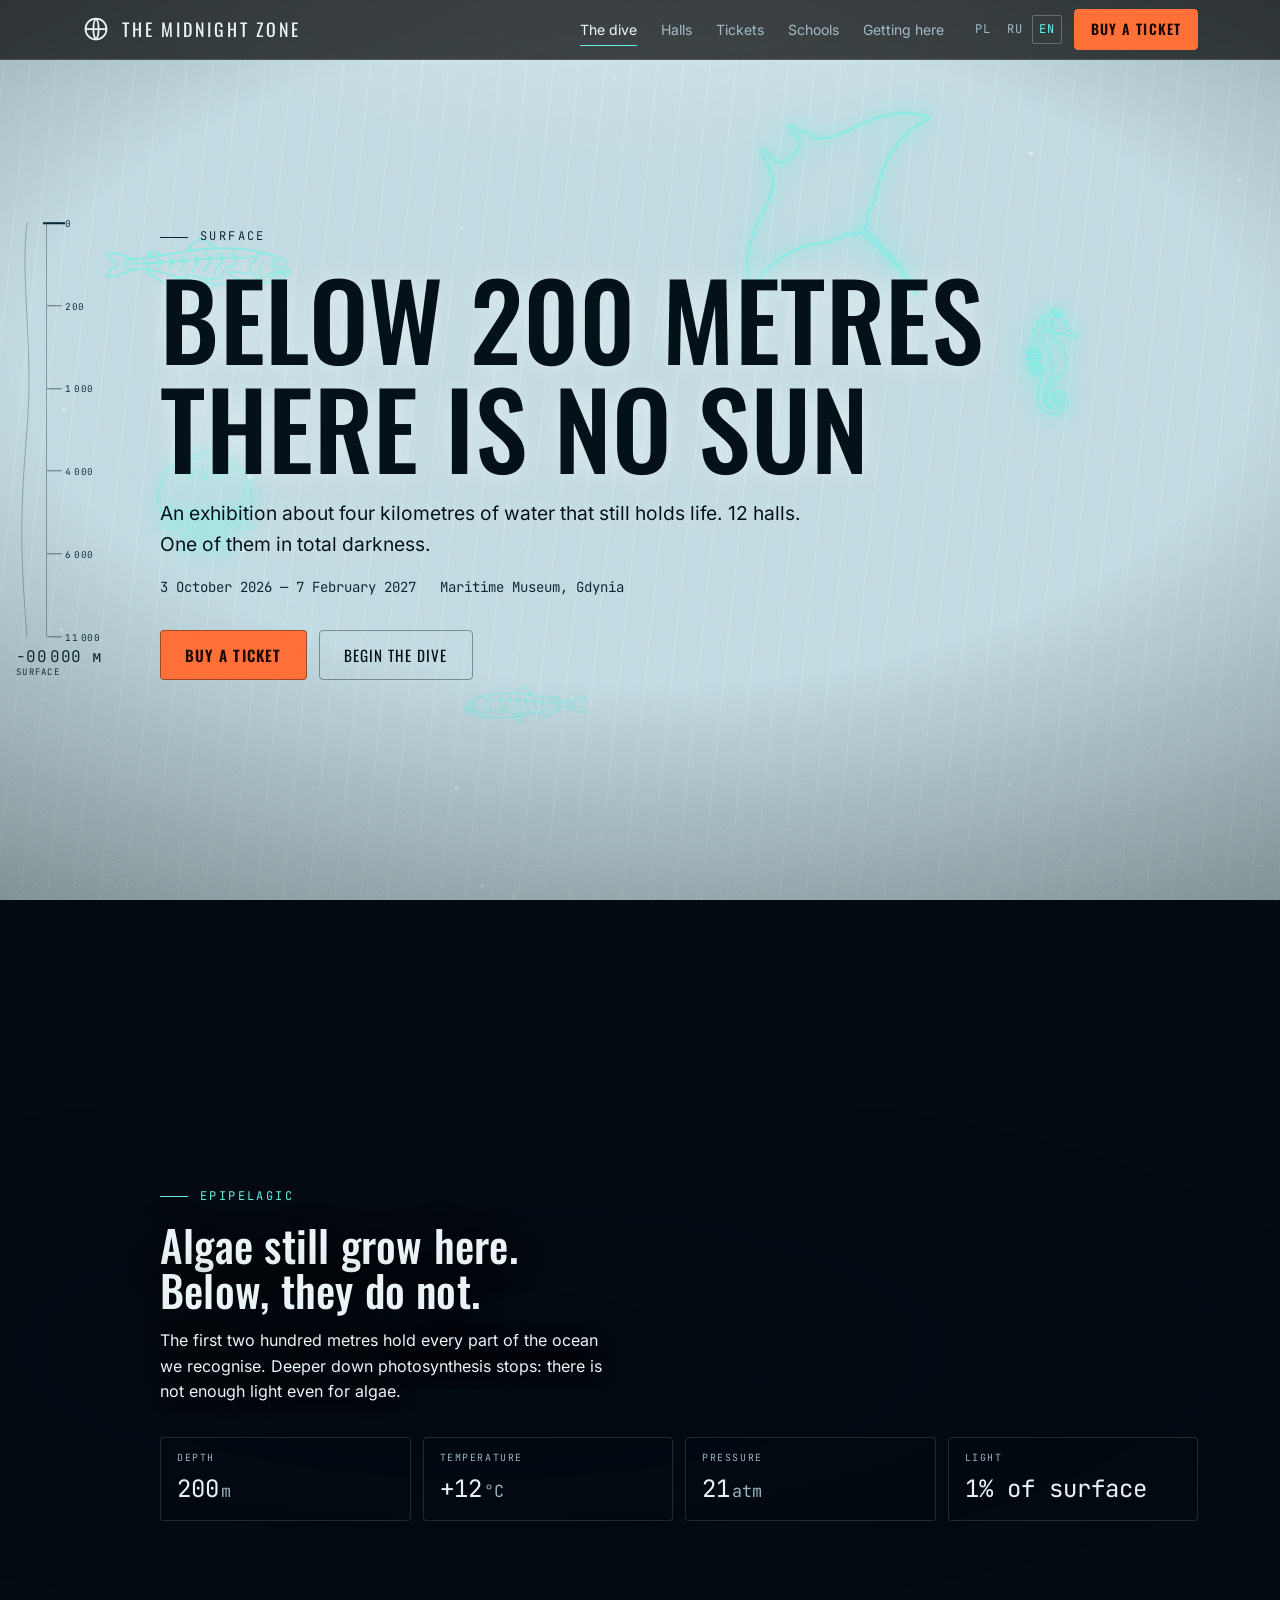
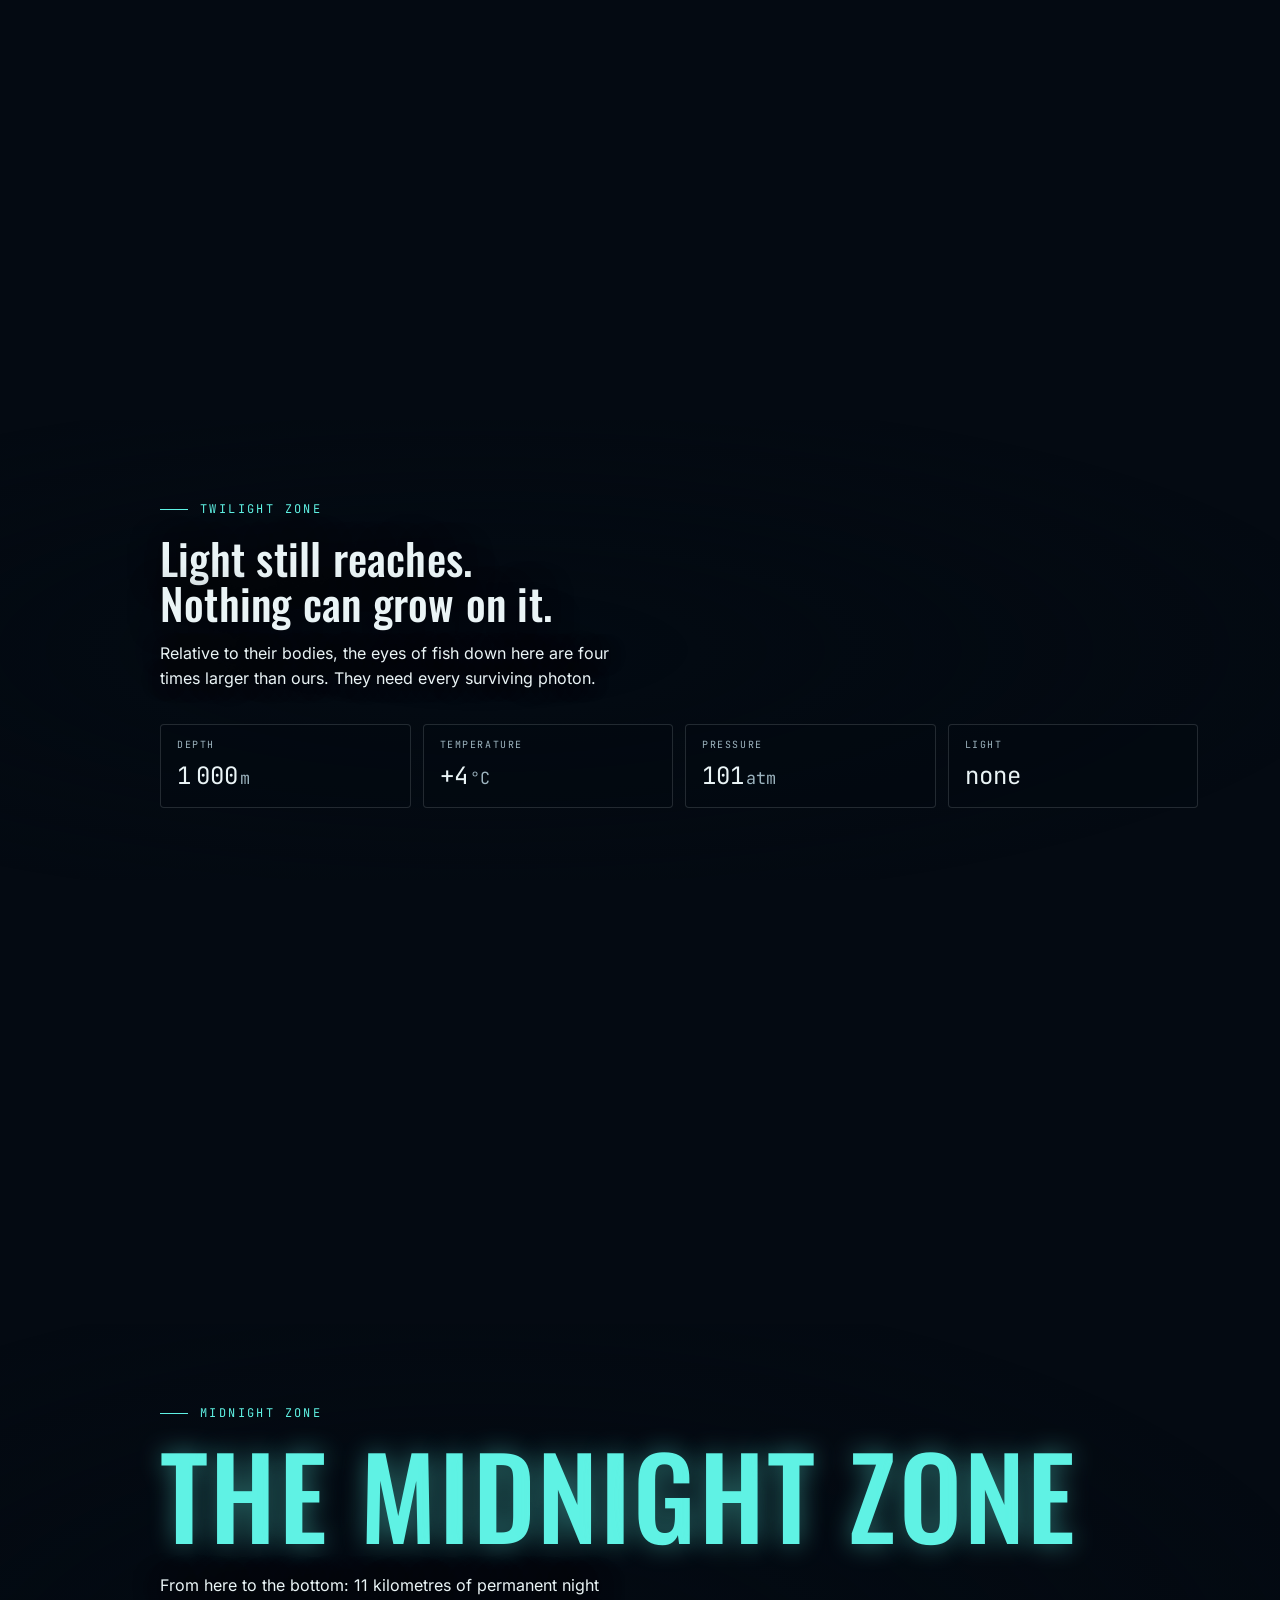
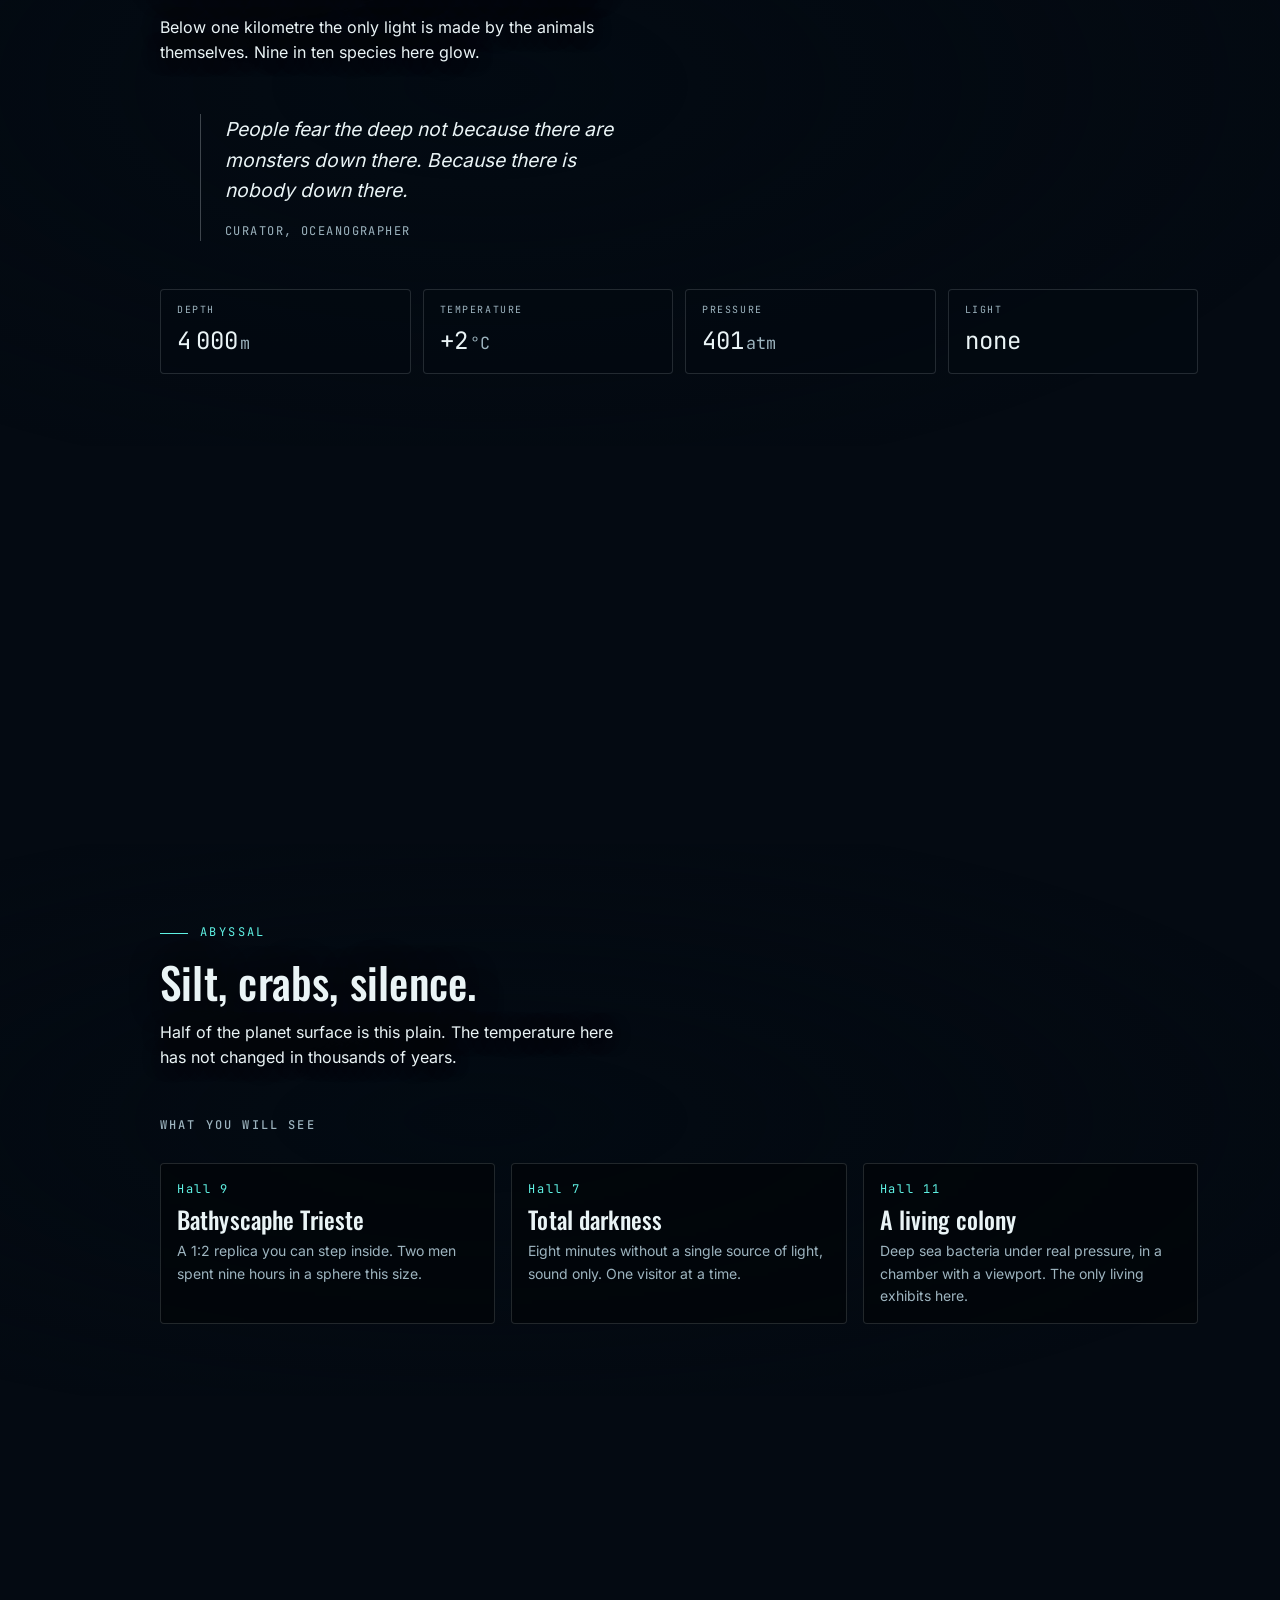
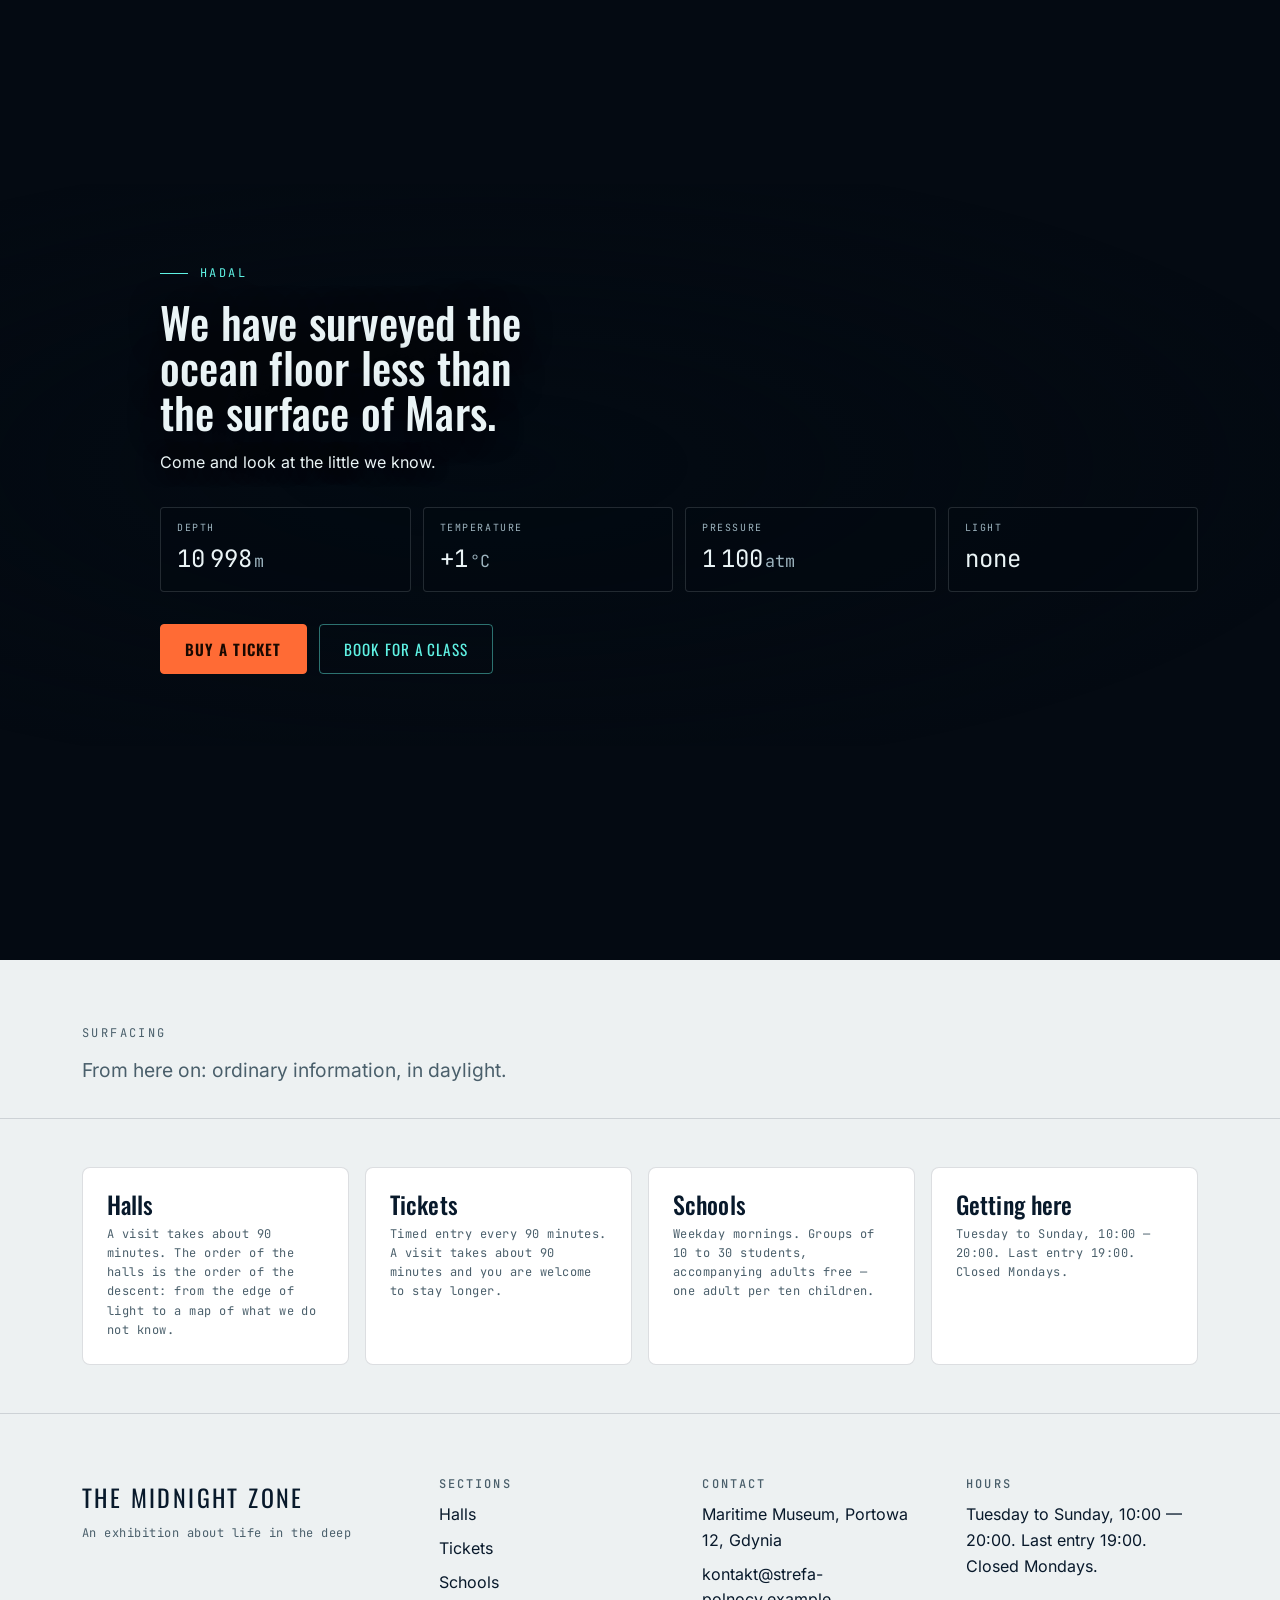
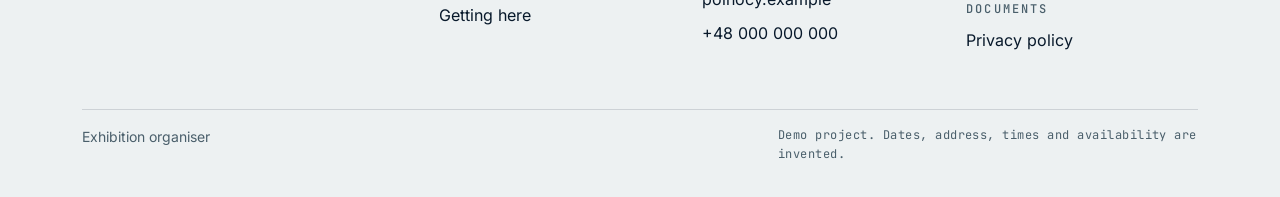
<file: index.html>
<!doctype html>
<html lang="pl" class="mz-boot">
<head>
<meta charset="utf-8">
<meta name="viewport" content="width=device-width, initial-scale=1">
<meta name="theme-color" content="#040A12">
<meta name="robots" content="index, follow">

<!-- Заголовок и описание подставляет i18n.js под выбранный язык.
     То, что записано здесь, — версия по умолчанию для поисковых роботов
     и для случая, когда JavaScript отключён. -->
<title>STREFA PÓŁNOCY — wystawa o głębinach oceanu w Gdyni</title>
<meta name="description" content="Poniżej 200 metrów nie ma słońca. Wystawa o czterech kilometrach wody, pod którymi wciąż jest życie: 12 sal, makiety batyskafów, świecące modele stworzeń i sala całkowitej ciemności.">

<link rel="canonical" href="https://oum1d.github.io/midnight-zone/">
<link rel="alternate" hreflang="pl" href="https://oum1d.github.io/midnight-zone/?lang=pl">
<link rel="alternate" hreflang="ru" href="https://oum1d.github.io/midnight-zone/?lang=ru">
<link rel="alternate" hreflang="en" href="https://oum1d.github.io/midnight-zone/?lang=en">
<link rel="alternate" hreflang="x-default" href="https://oum1d.github.io/midnight-zone/">

<meta property="og:type" content="website">
<meta property="og:url" content="https://oum1d.github.io/midnight-zone/">
<meta property="og:image" content="https://oum1d.github.io/midnight-zone/og-image.png">
<meta property="og:image:width" content="1200">
<meta property="og:image:height" content="630">
<meta name="twitter:card" content="summary_large_image">

<link rel="icon" href="favicon.svg" type="image/svg+xml">

<link rel="stylesheet" href="assets/css/fonts.css">

<link rel="stylesheet" href="assets/css/tokens.css">
<link rel="stylesheet" href="assets/css/base.css">
<link rel="stylesheet" href="assets/css/layout.css">
<link rel="stylesheet" href="assets/css/components.css">
<link rel="stylesheet" href="assets/css/dive.css">

<script type="application/ld+json">
{
  "@context": "https://schema.org",
  "@type": "ExhibitionEvent",
  "name": "Strefa Północy",
  "startDate": "2026-10-03",
  "endDate": "2027-02-07",
  "eventStatus": "https://schema.org/EventScheduled",
  "eventAttendanceMode": "https://schema.org/OfflineEventAttendanceMode",
  "description": "Wystawa o życiu w głębinach oceanu: 12 sal, makiety batyskafów, świecące modele stworzeń i sala całkowitej ciemności.",
  "location": {
    "@type": "Place",
    "name": "Muzeum Morskie",
    "address": {
      "@type": "PostalAddress",
      "streetAddress": "ul. Portowa 12",
      "addressLocality": "Gdynia",
      "addressCountry": "PL"
    }
  },
  "offers": {
    "@type": "Offer",
    "price": "45",
    "priceCurrency": "PLN",
    "availability": "https://schema.org/InStock",
    "url": "https://oum1d.github.io/midnight-zone/tickets.html"
  }
}
</script>
</head>

<body data-page="home">

<!-- Прелоадер: трос уходит вниз, проценты моноширинными цифрами.
     Живёт не дольше 600 мс и снимается по таймеру при любой ошибке. -->
<div class="preloader" role="status" aria-live="polite">
  <div class="preloader__inner">
    <span class="preloader__label" data-i18n="preloader.label"></span>
    <span class="preloader__rope" aria-hidden="true"></span>
    <span class="preloader__num mono">0%</span>
  </div>
  <button type="button" class="preloader__skip" data-i18n="preloader.skip"></button>
</div>

<div class="wave" aria-hidden="true"><div class="wave__body"></div></div>
<div class="grain" aria-hidden="true"></div>

<a class="skip-link" href="#main" data-i18n="nav.skip"></a>

<!-- Тексты сайта подставляются скриптом из словарей трёх языков. Если
     JavaScript выключен, страница осталась бы пустой — поэтому здесь лежит
     минимум, ради которого человек и пришёл: что, где, когда и почём. -->
<noscript>
  <div class="noscript">
    <h2>STREFA PÓŁNOCY / ЗОНА ПОЛУНОЧИ / THE MIDNIGHT ZONE</h2>
    <p>Wystawa o głębinach oceanu. Muzeum Morskie, ul. Portowa 12, Gdynia.
       3.10.2026 — 7.02.2027, wtorek–niedziela 10:00–20:00, ostatnie wejście 19:00.
       Bilety: 45 / 28 / 130 zł. Kontakt: kontakt@strefa-polnocy.example, +48 000 000 000.</p>
    <p>Strona przełącza języki skryptem — włącz JavaScript, aby zobaczyć pełną wersję.</p>
  </div>
</noscript>

<header class="header">
  <div class="header__inner">
    <a class="brand" href="index.html">
      <svg class="brand__mark" viewBox="0 0 24 24" fill="none" stroke="currentColor" stroke-width="1.5" aria-hidden="true">
        <circle cx="12" cy="12" r="9"/>
        <path d="M3 12h18M12 3c3 3 3 15 0 18M12 3c-3 3-3 15 0 18"/>
      </svg>
      <span class="brand__name" data-i18n="brand.name"></span>
    </a>

    <nav class="nav" id="nav" data-i18n-attr="aria-label:nav.main">
      <ul class="nav__list">
        <li><a class="nav__link" href="index.html" aria-current="page" data-i18n="nav.dive"></a></li>
        <li><a class="nav__link" href="halls.html" data-i18n="nav.halls"></a></li>
        <li><a class="nav__link" href="tickets.html" data-i18n="nav.tickets"></a></li>
        <li><a class="nav__link" href="schools.html" data-i18n="nav.schools"></a></li>
        <li><a class="nav__link" href="visit.html" data-i18n="nav.visit"></a></li>
      </ul>
    </nav>

    <div class="header__side">
      <div class="lang" role="group" data-i18n-attr="aria-label:nav.lang">
        <button type="button" class="lang__btn" data-lang-btn="pl" aria-pressed="false">PL</button>
        <button type="button" class="lang__btn" data-lang-btn="ru" aria-pressed="false">RU</button>
        <button type="button" class="lang__btn" data-lang-btn="en" aria-pressed="false">EN</button>
      </div>
      <!-- Кнопка покупки доступна с любого экрана: пройти погружение целиком
           ради билета никто не обязан -->
      <a class="btn btn--primary btn--sm" href="tickets.html">
        <span class="btn__long" data-i18n="nav.buy"></span>
        <span class="btn__short" data-i18n="nav.buyShort"></span>
      </a>
    </div>

    <button type="button" class="burger" aria-expanded="false" aria-controls="nav" data-i18n-attr="aria-label:nav.menu">
      <span></span><span></span><span></span>
    </button>
  </div>
</header>

<main id="main">

  <div class="dive">
    <!-- Сцена: фон, свет, взвесь, существа, фонарь. Целиком декоративна. -->
    <div class="dive__stage" aria-hidden="true">
      <div class="dive__bg"></div>
      <div class="dive__beam"></div>
      <canvas class="dive__particles"></canvas>
      <div class="dive__creatures"></div>
      <div class="dive__dark"></div>
      <div class="dive__vignette"></div>
    </div>

    <div class="dive__scenes">

      <!-- 0 м · Поверхность -->
      <section class="scene scene--surface" data-depth="0">
        <div class="scene__inner">
          <span class="scene__label" data-i18n="dive.surface.label"></span>
          <h1 class="scene__h" data-i18n="dive.surface.h1"></h1>
          <p class="scene__p lead" data-i18n="dive.surface.sub"></p>
          <div class="scene__meta">
            <span data-i18n="dive.surface.dates"></span>
            <span data-i18n="dive.surface.place"></span>
          </div>
          <div class="scene__actions">
            <a class="btn btn--primary" href="tickets.html" data-i18n="nav.buy"></a>
            <a class="btn" href="#scene-epi" data-i18n="dive.surface.cta"></a>
          </div>
        </div>
        <div class="scroll-hint" aria-hidden="true">
          <span class="scroll-hint__line"></span>
          <span data-i18n="dive.hint"></span>
        </div>
      </section>

      <!-- 200 м · Эпипелагиаль -->
      <section class="scene" id="scene-epi" data-depth="200">
        <div class="scene__inner">
          <span class="scene__label" data-i18n="dive.epi.label"></span>
          <div class="scene__text">
            <h2 class="scene__h" data-i18n="dive.epi.h2"></h2>
            <p class="scene__p" data-i18n="dive.epi.text"></p>
          </div>
          <div class="facts mt-6">
            <div class="fact">
              <div class="fact__label" data-i18n="dive.facts.depth"></div>
              <div class="fact__value"><span data-count-to="200">200</span><span class="fact__unit" data-i18n="common.metres"></span></div>
            </div>
            <div class="fact">
              <div class="fact__label" data-i18n="dive.facts.temp"></div>
              <div class="fact__value">+<span data-count-to="12">12</span><span class="fact__unit">°C</span></div>
            </div>
            <div class="fact">
              <div class="fact__label" data-i18n="dive.facts.pressure"></div>
              <div class="fact__value"><span data-count-to="21">21</span><span class="fact__unit">atm</span></div>
            </div>
            <div class="fact">
              <div class="fact__label" data-i18n="dive.facts.light"></div>
              <div class="fact__value" data-i18n="dive.lightOne"></div>
            </div>
          </div>
        </div>
      </section>

      <!-- 1000 м · Сумеречная зона -->
      <section class="scene" data-depth="1000">
        <div class="scene__inner">
          <span class="scene__label" data-i18n="dive.twilight.label"></span>
          <div class="scene__text">
            <h2 class="scene__h" data-i18n="dive.twilight.h2"></h2>
            <p class="scene__p" data-i18n="dive.twilight.text"></p>
          </div>
          <div class="facts mt-6">
            <div class="fact">
              <div class="fact__label" data-i18n="dive.facts.depth"></div>
              <div class="fact__value"><span data-count-to="1000">1 000</span><span class="fact__unit" data-i18n="common.metres"></span></div>
            </div>
            <div class="fact">
              <div class="fact__label" data-i18n="dive.facts.temp"></div>
              <div class="fact__value">+<span data-count-to="4">4</span><span class="fact__unit">°C</span></div>
            </div>
            <div class="fact">
              <div class="fact__label" data-i18n="dive.facts.pressure"></div>
              <div class="fact__value"><span data-count-to="101">101</span><span class="fact__unit">atm</span></div>
            </div>
            <div class="fact">
              <div class="fact__label" data-i18n="dive.facts.light"></div>
              <div class="fact__value" data-i18n="dive.lightNone"></div>
            </div>
          </div>
        </div>
      </section>

      <!-- 4000 м · Зона полуночи. Здесь собирается название выставки -->
      <section class="scene scene--midnight" data-depth="4000">
        <div class="scene__inner">
          <span class="scene__label" data-i18n="dive.midnight.label"></span>
          <h2 class="dive__title"></h2>
          <div class="scene__text">
            <p class="scene__h" data-i18n="dive.midnight.h2"></p>
            <p class="scene__p" data-i18n="dive.midnight.text"></p>
          </div>
          <blockquote class="scene__quote">
            <p data-i18n="dive.midnight.quote"></p>
            <footer data-i18n="dive.midnight.quoteAuthor"></footer>
          </blockquote>
          <div class="facts mt-7">
            <div class="fact">
              <div class="fact__label" data-i18n="dive.facts.depth"></div>
              <div class="fact__value"><span data-count-to="4000">4 000</span><span class="fact__unit" data-i18n="common.metres"></span></div>
            </div>
            <div class="fact">
              <div class="fact__label" data-i18n="dive.facts.temp"></div>
              <div class="fact__value">+<span data-count-to="2">2</span><span class="fact__unit">°C</span></div>
            </div>
            <div class="fact">
              <div class="fact__label" data-i18n="dive.facts.pressure"></div>
              <div class="fact__value"><span data-count-to="401">401</span><span class="fact__unit">atm</span></div>
            </div>
            <div class="fact">
              <div class="fact__label" data-i18n="dive.facts.light"></div>
              <div class="fact__value" data-i18n="dive.lightNone"></div>
            </div>
          </div>
        </div>
      </section>

      <!-- 6000 м · Абиссаль -->
      <section class="scene" data-depth="6000">
        <div class="scene__inner">
          <span class="scene__label" data-i18n="dive.abyssal.label"></span>
          <div class="scene__text">
            <h2 class="scene__h" data-i18n="dive.abyssal.h2"></h2>
            <p class="scene__p" data-i18n="dive.abyssal.text"></p>
          </div>
          <h3 class="label mt-7" data-i18n="dive.abyssal.highlights"></h3>
          <div class="highlights" data-highlights></div>
        </div>
      </section>

      <!-- 11 000 м · Хадаль. Дно и единственная кнопка -->
      <section class="scene scene--hadal" data-depth="11000">
        <div class="scene__inner">
          <span class="scene__label" data-i18n="dive.hadal.label"></span>
          <div class="scene__text">
            <h2 class="scene__h" data-i18n="dive.hadal.h2"></h2>
            <p class="scene__p" data-i18n="dive.hadal.text"></p>
          </div>
          <div class="facts mt-6">
            <div class="fact">
              <div class="fact__label" data-i18n="dive.facts.depth"></div>
              <div class="fact__value"><span data-count-to="11000">11 000</span><span class="fact__unit" data-i18n="common.metres"></span></div>
            </div>
            <div class="fact">
              <div class="fact__label" data-i18n="dive.facts.temp"></div>
              <div class="fact__value">+<span data-count-to="1">1</span><span class="fact__unit">°C</span></div>
            </div>
            <div class="fact">
              <div class="fact__label" data-i18n="dive.facts.pressure"></div>
              <div class="fact__value"><span data-count-to="1100">1 100</span><span class="fact__unit">atm</span></div>
            </div>
            <div class="fact">
              <div class="fact__label" data-i18n="dive.facts.light"></div>
              <div class="fact__value" data-i18n="dive.lightNone"></div>
            </div>
          </div>
          <div class="scene__actions mt-7">
            <a class="btn btn--primary" href="tickets.html" data-i18n="dive.hadal.cta"></a>
            <a class="btn btn--glow" href="schools.html" data-i18n="dive.hadal.ctaSchools"></a>
          </div>
        </div>
      </section>

    </div>
  </div>

  <!-- Шкала глубины. Показания приборов, а не содержание: скринридеру они
       не нужны и только мешали бы постоянными обновлениями. -->
  <aside class="scale" aria-hidden="true">
    <div class="scale__rail">
      <svg class="scale__rope" viewBox="0 0 22 400" preserveAspectRatio="none">
        <path class="scale__rope-track" d="M11 0 C 4 60, 18 120, 11 200 S 4 320, 11 400" pathLength="1"/>
        <path class="scale__rope-line" d="M11 0 C 4 60, 18 120, 11 200 S 4 320, 11 400"
              pathLength="1" stroke-dasharray="1" stroke-dashoffset="1"/>
      </svg>
      <div class="scale__ticks">
        <div class="scale__marker"></div>
      </div>
    </div>
    <div class="scale__readout">
      <span class="scale__depth">−00 000 м</span>
      <span class="scale__zone"></span>
    </div>
  </aside>

  <!-- Всплытие. Свет включается резко — так и задумано -->
  <section class="surfaced is-day">
    <div class="surfaced__top">
      <div class="wrap">
        <span class="surfaced__label" data-i18n="dive.surfaced.label"></span>
        <p class="lead" data-i18n="dive.surfaced.note"></p>
      </div>
    </div>
    <div class="wrap section--tight">
      <div class="grid grid--4">
        <a class="panel" href="halls.html">
          <h2 class="h3" data-i18n="nav.halls"></h2>
          <p class="form__note" data-i18n="halls.lead"></p>
        </a>
        <a class="panel" href="tickets.html">
          <h2 class="h3" data-i18n="nav.tickets"></h2>
          <p class="form__note" data-i18n="tickets.lead"></p>
        </a>
        <a class="panel" href="schools.html">
          <h2 class="h3" data-i18n="nav.schools"></h2>
          <p class="form__note" data-i18n="schools.lead"></p>
        </a>
        <a class="panel" href="visit.html">
          <h2 class="h3" data-i18n="nav.visit"></h2>
          <p class="form__note" data-i18n="visit.hours"></p>
        </a>
      </div>
    </div>
  </section>

</main>

<footer class="footer is-day">
  <div class="wrap">
    <div class="footer__grid">
      <div>
        <div class="footer__brand" data-i18n="brand.name"></div>
        <p class="form__note" data-i18n="brand.sub"></p>
      </div>
      <div>
        <h2 data-i18n="footer.nav"></h2>
        <ul>
          <li><a href="halls.html" data-i18n="nav.halls"></a></li>
          <li><a href="tickets.html" data-i18n="nav.tickets"></a></li>
          <li><a href="schools.html" data-i18n="nav.schools"></a></li>
          <li><a href="visit.html" data-i18n="nav.visit"></a></li>
        </ul>
      </div>
      <div>
        <h2 data-i18n="footer.contacts"></h2>
        <ul>
          <li data-i18n="visit.address"></li>
          <li><a href="mailto:kontakt@strefa-polnocy.example">kontakt@strefa-polnocy.example</a></li>
          <li><a href="tel:+48000000000">+48 000 000 000</a></li>
        </ul>
      </div>
      <div>
        <h2 data-i18n="footer.hours"></h2>
        <ul>
          <li data-i18n="visit.hours"></li>
        </ul>
        <h2 class="mt-5" data-i18n="footer.legal"></h2>
        <ul>
          <li><a href="privacy.html" data-i18n="forms.consentLink"></a></li>
        </ul>
      </div>
    </div>
    <div class="footer__bottom">
      <span data-i18n="footer.rights"></span>
      <span class="footer__demo" data-i18n="footer.demo"></span>
    </div>
  </div>
</footer>

<script src="assets/js/core.js"></script>
<script src="assets/data/lang-pl.js"></script>
<script src="assets/data/lang-ru.js"></script>
<script src="assets/data/lang-en.js"></script>
<script src="assets/data/exhibition.js"></script>
<script src="assets/js/i18n.js"></script>
<script src="assets/js/dive.js"></script>
<script src="assets/js/ui.js"></script>
</body>
</html>
</file>
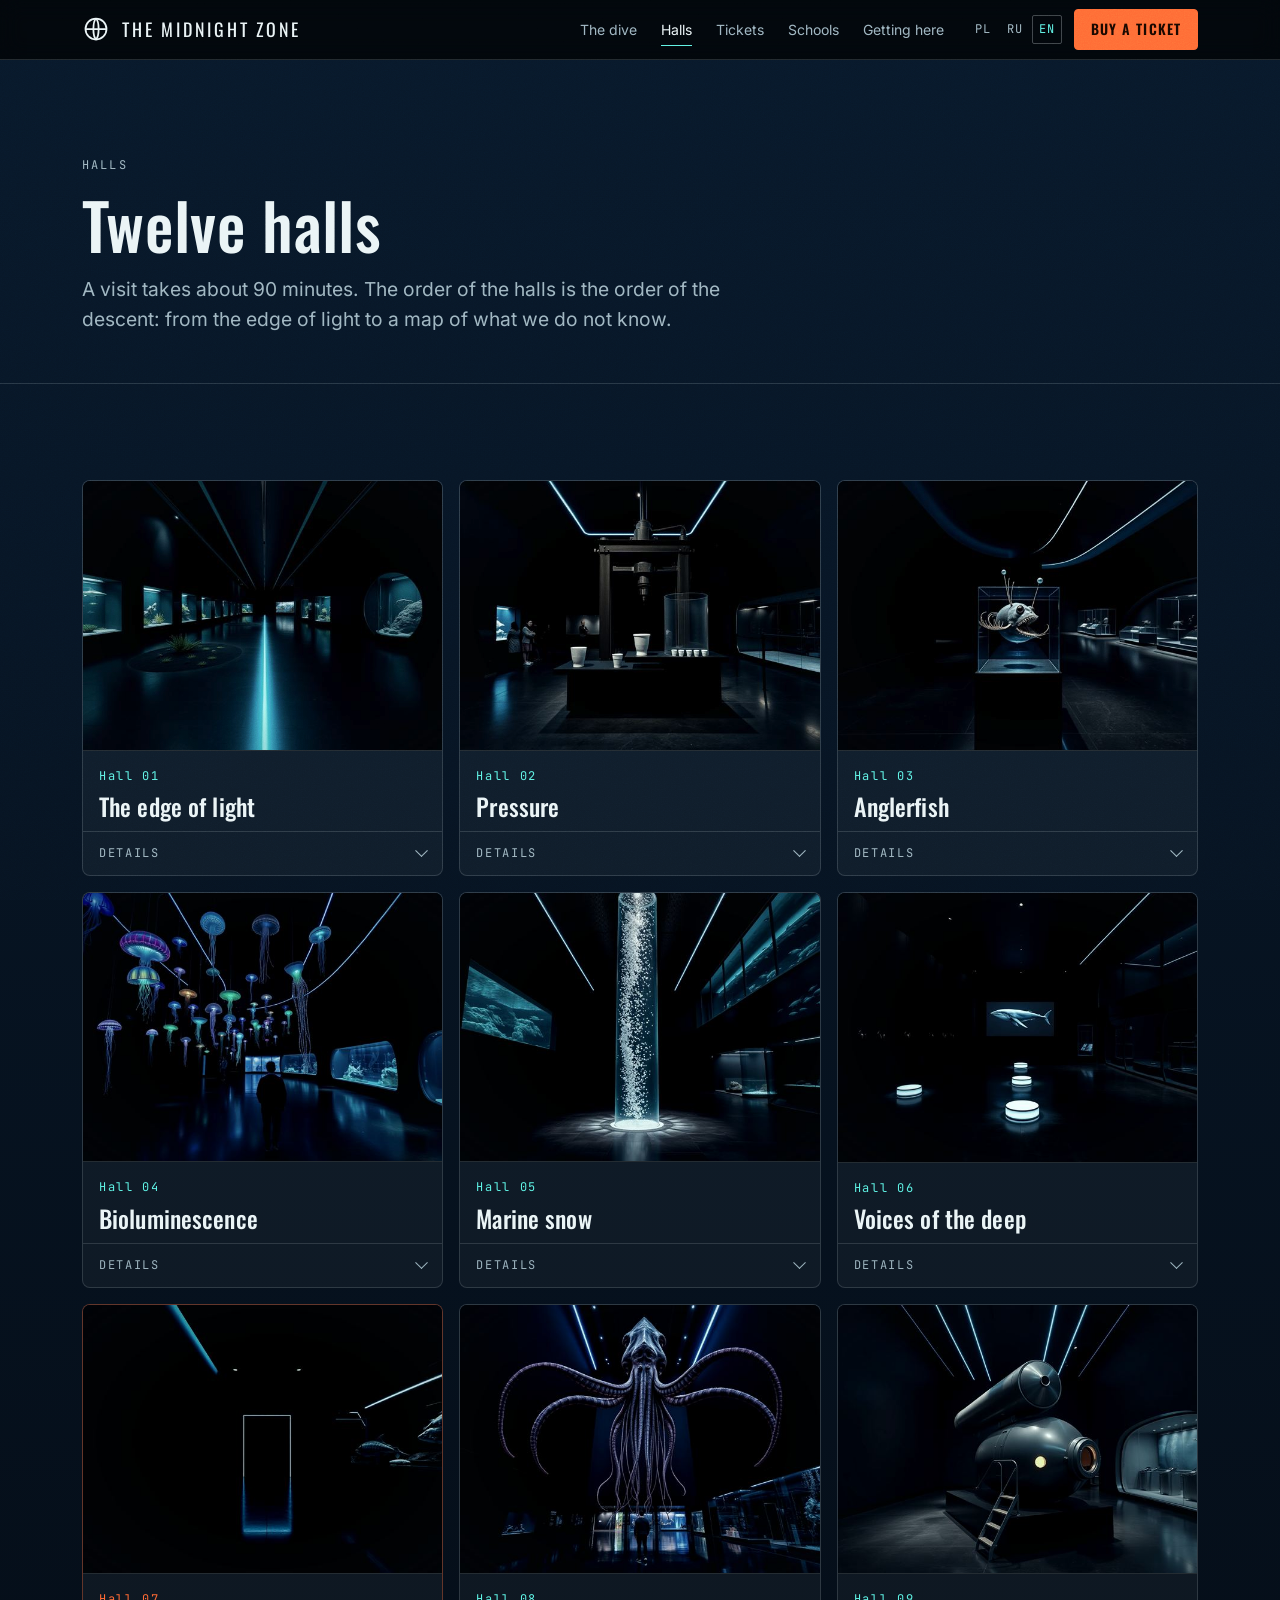
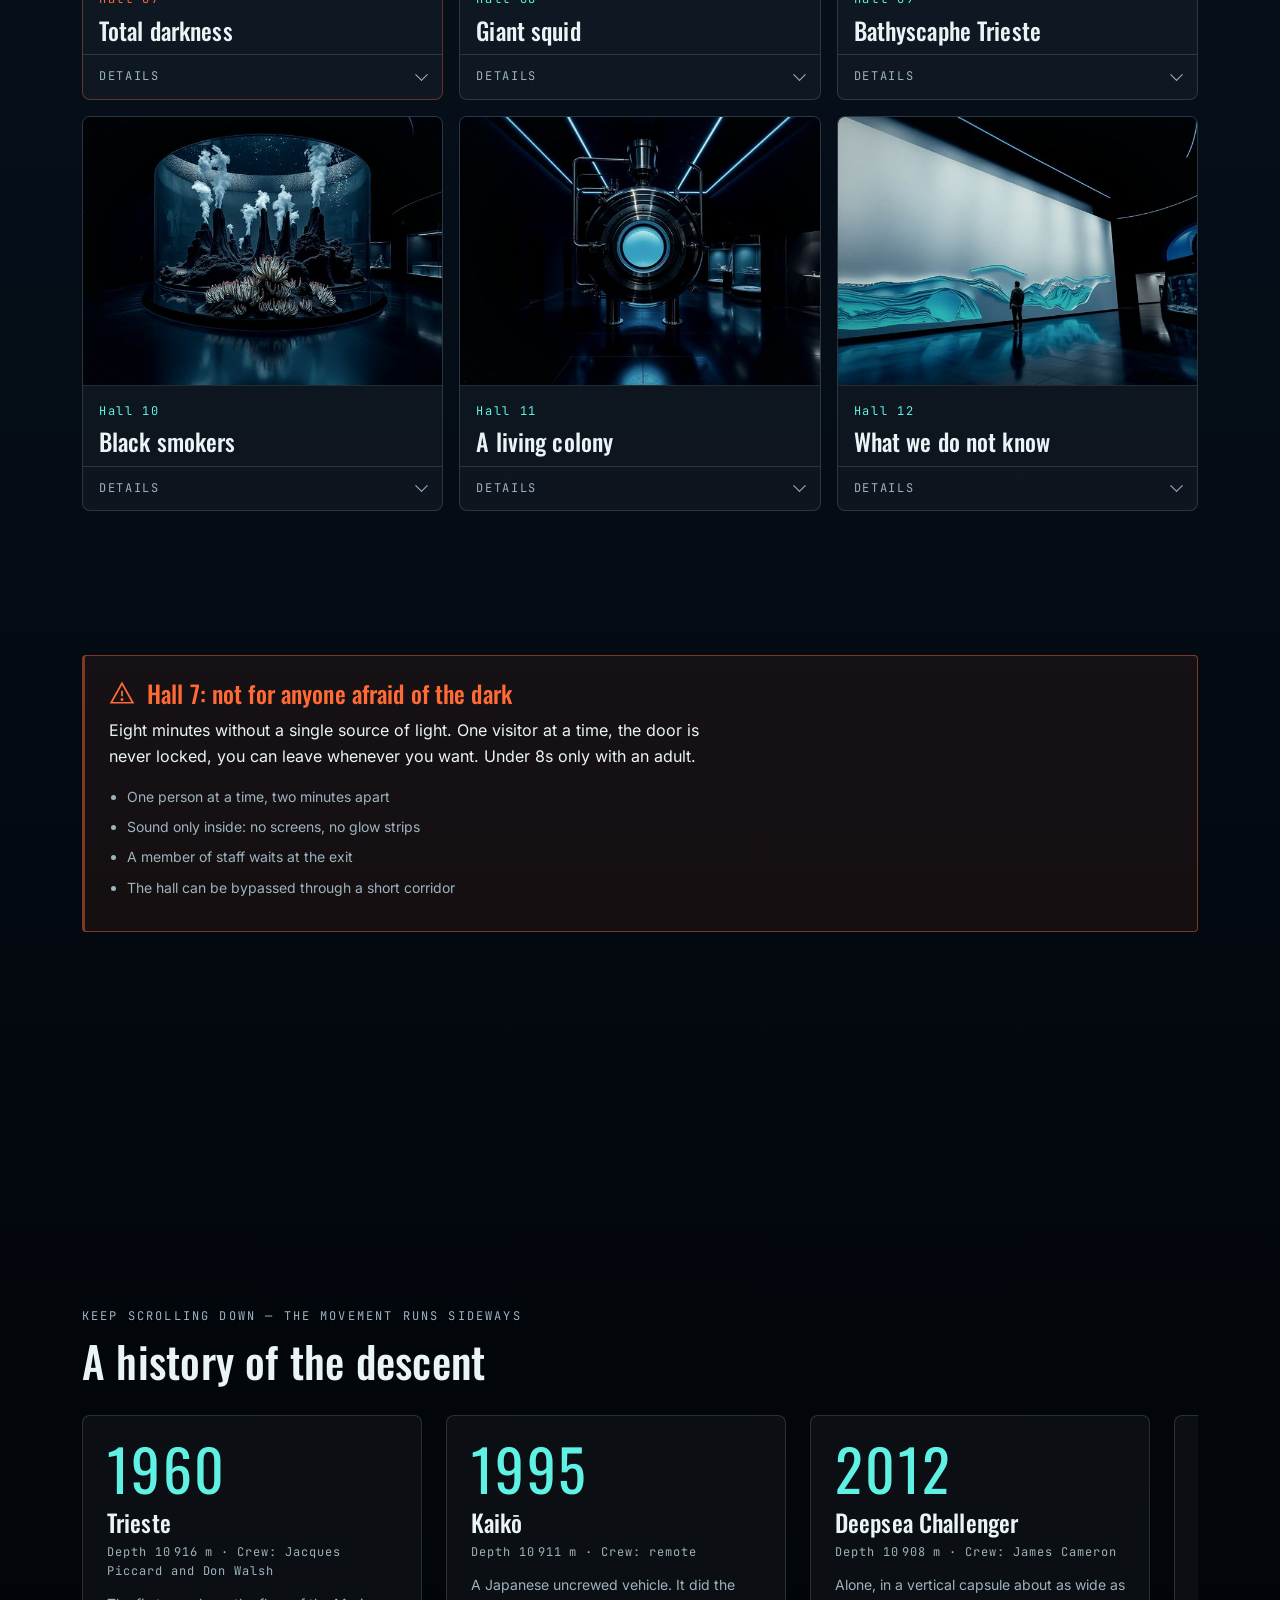
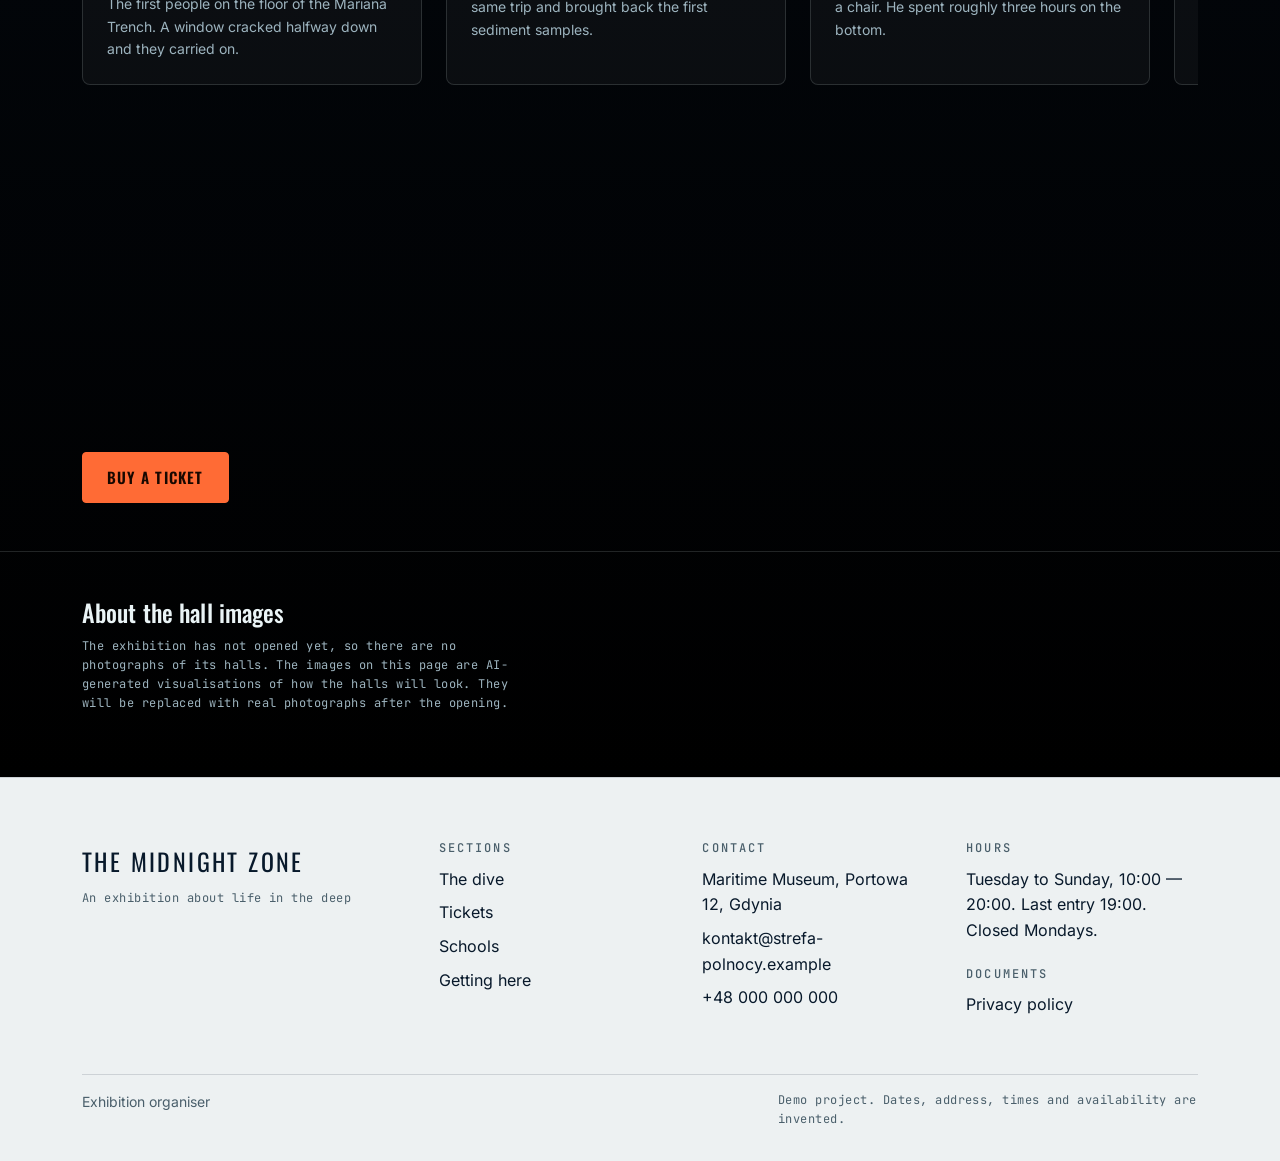
<file: halls.html>
<!doctype html>
<html lang="pl" class="mz-boot">
<head>
<meta charset="utf-8">
<meta name="viewport" content="width=device-width, initial-scale=1">
<meta name="theme-color" content="#040A12">
<title>Sale i eksponaty — STREFA PÓŁNOCY</title>
<meta name="description" content="Dwanaście sal wystawy: od granicy światła na 200 metrach po mapę niezbadanego dna. Batyskaf w skali 1:2, żywa kolonia bakterii pod ciśnieniem, osiem minut całkowitej ciemności.">

<link rel="canonical" href="https://oum1d.github.io/midnight-zone/halls.html">
<link rel="alternate" hreflang="pl" href="https://oum1d.github.io/midnight-zone/halls.html?lang=pl">
<link rel="alternate" hreflang="ru" href="https://oum1d.github.io/midnight-zone/halls.html?lang=ru">
<link rel="alternate" hreflang="en" href="https://oum1d.github.io/midnight-zone/halls.html?lang=en">
<link rel="alternate" hreflang="x-default" href="https://oum1d.github.io/midnight-zone/halls.html">

<meta property="og:type" content="website">
<meta property="og:url" content="https://oum1d.github.io/midnight-zone/halls.html">
<meta property="og:image" content="https://oum1d.github.io/midnight-zone/og-image.png">
<meta name="twitter:card" content="summary_large_image">

<link rel="icon" href="favicon.svg" type="image/svg+xml">
<link rel="stylesheet" href="assets/css/fonts.css">
<link rel="stylesheet" href="assets/css/tokens.css">
<link rel="stylesheet" href="assets/css/base.css">
<link rel="stylesheet" href="assets/css/layout.css">
<link rel="stylesheet" href="assets/css/components.css">
<link rel="stylesheet" href="assets/css/dive.css">
</head>

<body data-page="halls">

<div class="wave" aria-hidden="true"><div class="wave__body"></div></div>
<div class="grain" aria-hidden="true"></div>
<a class="skip-link" href="#main" data-i18n="nav.skip"></a>

<!-- Тексты сайта подставляются скриптом из словарей трёх языков. Если
     JavaScript выключен, страница осталась бы пустой — поэтому здесь лежит
     минимум, ради которого человек и пришёл: что, где, когда и почём. -->
<noscript>
  <div class="noscript">
    <h2>STREFA PÓŁNOCY / ЗОНА ПОЛУНОЧИ / THE MIDNIGHT ZONE</h2>
    <p>Wystawa o głębinach oceanu. Muzeum Morskie, ul. Portowa 12, Gdynia.
       3.10.2026 — 7.02.2027, wtorek–niedziela 10:00–20:00, ostatnie wejście 19:00.
       Bilety: 45 / 28 / 130 zł. Kontakt: kontakt@strefa-polnocy.example, +48 000 000 000.</p>
    <p>Strona przełącza języki skryptem — włącz JavaScript, aby zobaczyć pełną wersję.</p>
  </div>
</noscript>

<header class="header">
  <div class="header__inner">
    <a class="brand" href="index.html">
      <svg class="brand__mark" viewBox="0 0 24 24" fill="none" stroke="currentColor" stroke-width="1.5" aria-hidden="true">
        <circle cx="12" cy="12" r="9"/>
        <path d="M3 12h18M12 3c3 3 3 15 0 18M12 3c-3 3-3 15 0 18"/>
      </svg>
      <span class="brand__name" data-i18n="brand.name"></span>
    </a>
    <nav class="nav" id="nav" data-i18n-attr="aria-label:nav.main">
      <ul class="nav__list">
        <li><a class="nav__link" href="index.html" data-i18n="nav.dive"></a></li>
        <li><a class="nav__link" href="halls.html" aria-current="page" data-i18n="nav.halls"></a></li>
        <li><a class="nav__link" href="tickets.html" data-i18n="nav.tickets"></a></li>
        <li><a class="nav__link" href="schools.html" data-i18n="nav.schools"></a></li>
        <li><a class="nav__link" href="visit.html" data-i18n="nav.visit"></a></li>
      </ul>
    </nav>
    <div class="header__side">
      <div class="lang" role="group" data-i18n-attr="aria-label:nav.lang">
        <button type="button" class="lang__btn" data-lang-btn="pl" aria-pressed="false">PL</button>
        <button type="button" class="lang__btn" data-lang-btn="ru" aria-pressed="false">RU</button>
        <button type="button" class="lang__btn" data-lang-btn="en" aria-pressed="false">EN</button>
      </div>
      <a class="btn btn--primary btn--sm" href="tickets.html">
        <span class="btn__long" data-i18n="nav.buy"></span>
        <span class="btn__short" data-i18n="nav.buyShort"></span>
      </a>
    </div>
    <button type="button" class="burger" aria-expanded="false" aria-controls="nav" data-i18n-attr="aria-label:nav.menu">
      <span></span><span></span><span></span>
    </button>
  </div>
</header>

<main id="main" class="page page--deep">

  <div class="page__hero">
    <div class="wrap">
      <span class="label" data-i18n="nav.halls"></span>
      <h1 data-i18n="halls.h1"></h1>
      <p class="lead" data-i18n="halls.lead"></p>
    </div>
  </div>

  <section class="section">
    <div class="wrap">
      <h2 class="visually-hidden" data-i18n="nav.halls"></h2>
      <!-- Двенадцать карточек собираются из данных: см. assets/js/halls.js -->
      <div class="halls-grid" data-halls></div>
    </div>
  </section>

  <section class="section--tight">
    <div class="wrap">
      <div class="warn reveal">
        <div class="warn__head">
          <svg class="warn__icon" viewBox="0 0 24 24" fill="none" stroke="currentColor" stroke-width="1.6" aria-hidden="true">
            <path d="M12 3 2 21h20L12 3Z"/>
            <path d="M12 10v5"/>
            <circle cx="12" cy="18" r="0.6" fill="currentColor"/>
          </svg>
          <h2 data-i18n="halls.warnTitle"></h2>
        </div>
        <p data-i18n="halls.warnText"></p>
        <ul data-warn-list></ul>
      </div>
    </div>
  </section>

  <!-- Хронология: на широком экране вертикальный скролл переводится
       в горизонтальный, на узком остаётся обычная лента с прокруткой пальцем -->
  <section class="section timeline" data-timeline>
    <div class="timeline__sticky">
      <div class="wrap w-full">
        <div class="section__head">
          <span class="label" data-i18n="timeline.hint"></span>
          <h2 data-i18n="timeline.h2"></h2>
        </div>
        <div class="timeline__viewport">
          <div class="timeline__track" data-timeline-track></div>
        </div>
      </div>
    </div>
  </section>

  <section class="section--tight">
    <div class="wrap">
      <a class="btn btn--primary" href="tickets.html" data-i18n="nav.buy"></a>
    </div>
  </section>

  <!-- Об изображениях залов. Что показать, решает photoSource в exhibition.js:
       список авторов для свободных фото, пометку «визуализация» для
       сгенерированных, ничего — пока в карточках заглушки. Текст ставит halls.js -->
  <section class="section--tight credits" aria-labelledby="credits-title" hidden>
    <div class="wrap">
      <h2 class="h3 mb-3" id="credits-title" data-credits-title></h2>
      <p class="form__note mb-4" data-credits-note></p>
      <div class="credits__list" data-credits></div>
    </div>
  </section>

</main>

<footer class="footer is-day">
  <div class="wrap">
    <div class="footer__grid">
      <div>
        <div class="footer__brand" data-i18n="brand.name"></div>
        <p class="form__note" data-i18n="brand.sub"></p>
      </div>
      <div>
        <h2 data-i18n="footer.nav"></h2>
        <ul>
          <li><a href="index.html" data-i18n="nav.dive"></a></li>
          <li><a href="tickets.html" data-i18n="nav.tickets"></a></li>
          <li><a href="schools.html" data-i18n="nav.schools"></a></li>
          <li><a href="visit.html" data-i18n="nav.visit"></a></li>
        </ul>
      </div>
      <div>
        <h2 data-i18n="footer.contacts"></h2>
        <ul>
          <li data-i18n="visit.address"></li>
          <li><a href="mailto:kontakt@strefa-polnocy.example">kontakt@strefa-polnocy.example</a></li>
          <li><a href="tel:+48000000000">+48 000 000 000</a></li>
        </ul>
      </div>
      <div>
        <h2 data-i18n="footer.hours"></h2>
        <ul><li data-i18n="visit.hours"></li></ul>
        <h2 class="mt-5" data-i18n="footer.legal"></h2>
        <ul><li><a href="privacy.html" data-i18n="forms.consentLink"></a></li></ul>
      </div>
    </div>
    <div class="footer__bottom">
      <span data-i18n="footer.rights"></span>
      <span class="footer__demo" data-i18n="footer.demo"></span>
    </div>
  </div>
</footer>

<script src="assets/js/core.js"></script>
<script src="assets/data/lang-pl.js"></script>
<script src="assets/data/lang-ru.js"></script>
<script src="assets/data/lang-en.js"></script>
<script src="assets/data/exhibition.js"></script>
<script src="assets/js/i18n.js"></script>
<script src="assets/js/halls.js"></script>
<script src="assets/js/ui.js"></script>
</body>
</html>
</file>
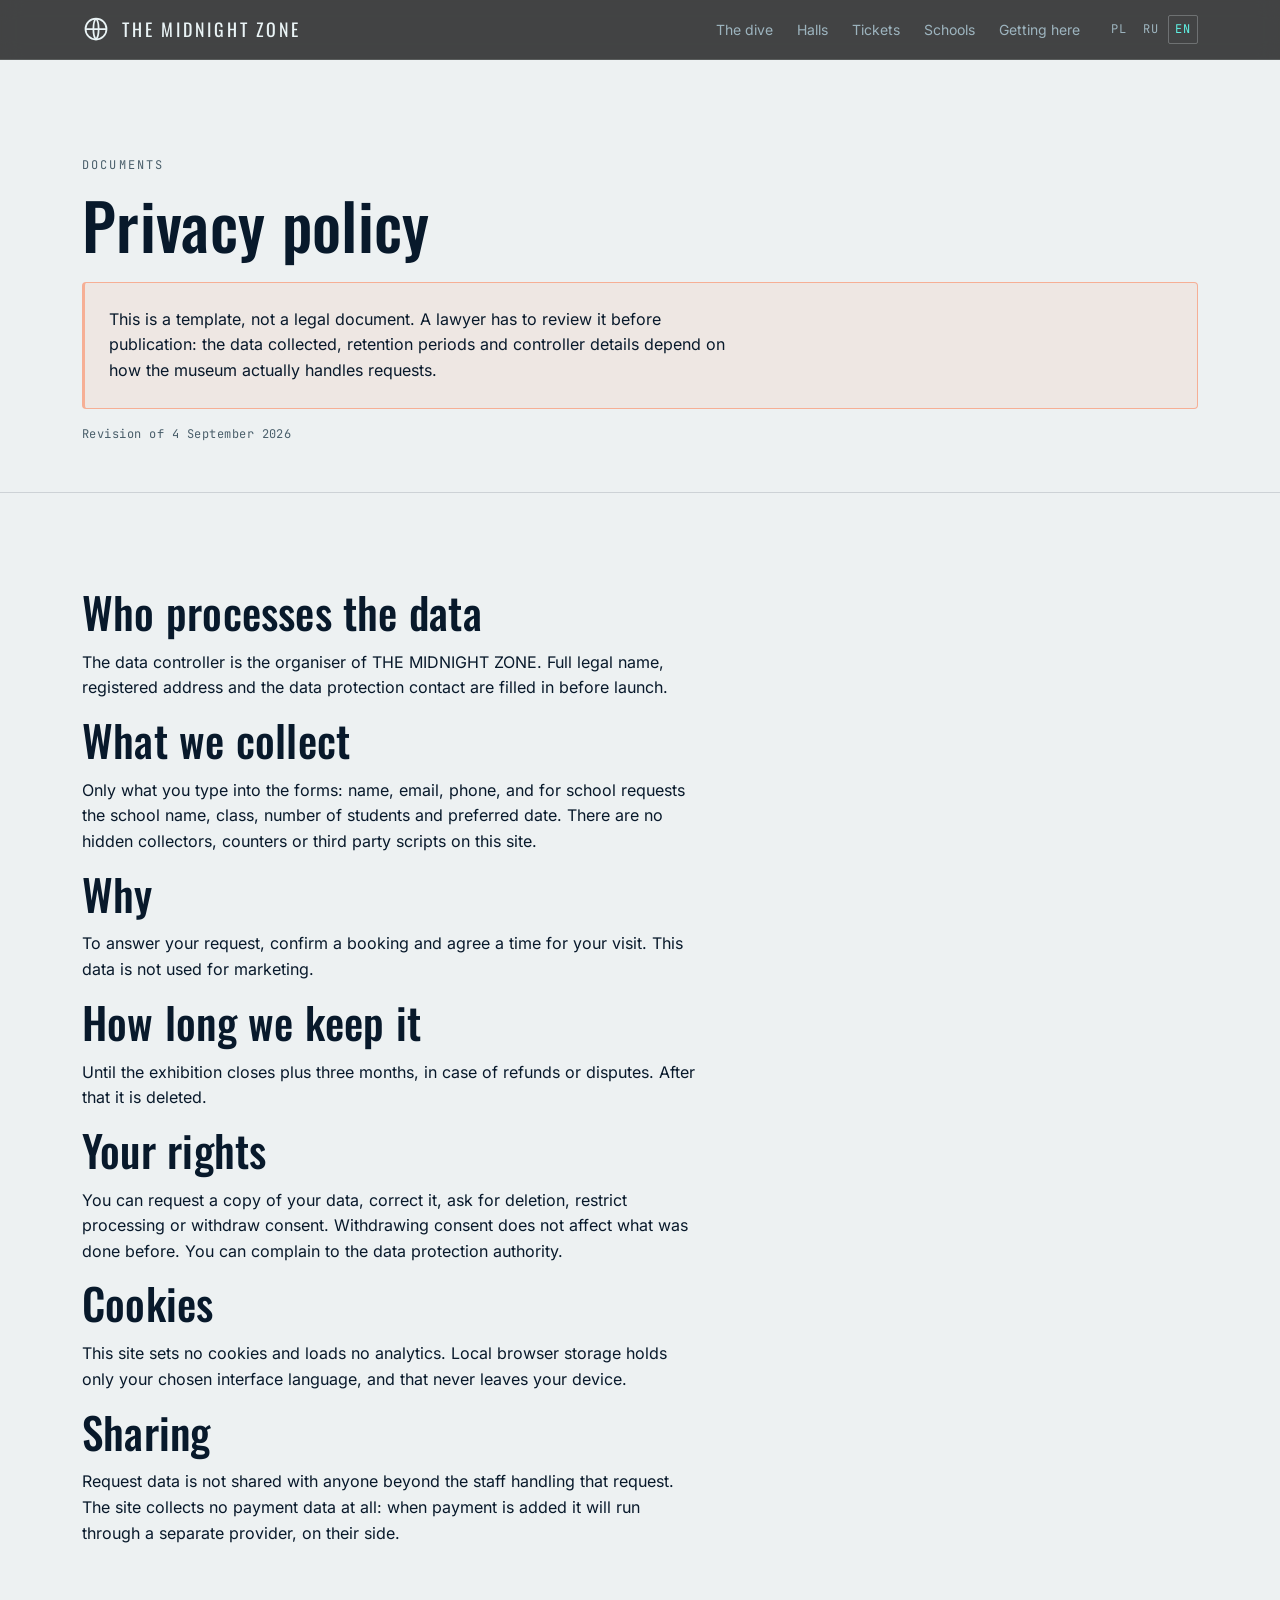
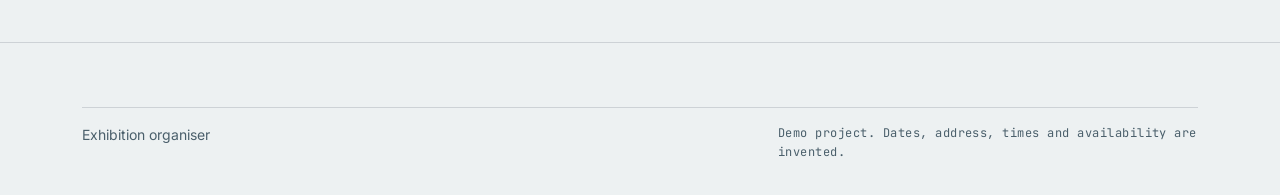
<file: privacy.html>
<!doctype html>
<html lang="pl" class="mz-boot">
<head>
<meta charset="utf-8">
<meta name="viewport" content="width=device-width, initial-scale=1">
<meta name="theme-color" content="#EDF1F2">
<title>Polityka prywatności — STREFA PÓŁNOCY</title>
<meta name="description" content="Wzór polityki prywatności wystawy: jakie dane zbieramy z formularzy, po co, jak długo je przechowujemy i jakie masz prawa.">
<meta name="robots" content="index, nofollow">

<link rel="canonical" href="https://oum1d.github.io/midnight-zone/privacy.html">
<link rel="icon" href="favicon.svg" type="image/svg+xml">
<link rel="stylesheet" href="assets/css/fonts.css">
<link rel="stylesheet" href="assets/css/tokens.css">
<link rel="stylesheet" href="assets/css/base.css">
<link rel="stylesheet" href="assets/css/layout.css">
<link rel="stylesheet" href="assets/css/components.css">
<link rel="stylesheet" href="assets/css/dive.css">
</head>

<body data-page="privacy">

<div class="wave" aria-hidden="true"><div class="wave__body"></div></div>
<a class="skip-link" href="#main" data-i18n="nav.skip"></a>

<!-- Тексты сайта подставляются скриптом из словарей трёх языков. Если
     JavaScript выключен, страница осталась бы пустой — поэтому здесь лежит
     минимум, ради которого человек и пришёл: что, где, когда и почём. -->
<noscript>
  <div class="noscript">
    <h2>STREFA PÓŁNOCY / ЗОНА ПОЛУНОЧИ / THE MIDNIGHT ZONE</h2>
    <p>Wystawa o głębinach oceanu. Muzeum Morskie, ul. Portowa 12, Gdynia.
       3.10.2026 — 7.02.2027, wtorek–niedziela 10:00–20:00, ostatnie wejście 19:00.
       Bilety: 45 / 28 / 130 zł. Kontakt: kontakt@strefa-polnocy.example, +48 000 000 000.</p>
    <p>Strona przełącza języki skryptem — włącz JavaScript, aby zobaczyć pełną wersję.</p>
  </div>
</noscript>

<header class="header">
  <div class="header__inner">
    <a class="brand" href="index.html">
      <svg class="brand__mark" viewBox="0 0 24 24" fill="none" stroke="currentColor" stroke-width="1.5" aria-hidden="true">
        <circle cx="12" cy="12" r="9"/>
        <path d="M3 12h18M12 3c3 3 3 15 0 18M12 3c-3 3-3 15 0 18"/>
      </svg>
      <span class="brand__name" data-i18n="brand.name"></span>
    </a>
    <nav class="nav" id="nav" data-i18n-attr="aria-label:nav.main">
      <ul class="nav__list">
        <li><a class="nav__link" href="index.html" data-i18n="nav.dive"></a></li>
        <li><a class="nav__link" href="halls.html" data-i18n="nav.halls"></a></li>
        <li><a class="nav__link" href="tickets.html" data-i18n="nav.tickets"></a></li>
        <li><a class="nav__link" href="schools.html" data-i18n="nav.schools"></a></li>
        <li><a class="nav__link" href="visit.html" data-i18n="nav.visit"></a></li>
      </ul>
    </nav>
    <div class="header__side">
      <div class="lang" role="group" data-i18n-attr="aria-label:nav.lang">
        <button type="button" class="lang__btn" data-lang-btn="pl" aria-pressed="false">PL</button>
        <button type="button" class="lang__btn" data-lang-btn="ru" aria-pressed="false">RU</button>
        <button type="button" class="lang__btn" data-lang-btn="en" aria-pressed="false">EN</button>
      </div>
    </div>
    <button type="button" class="burger" aria-expanded="false" aria-controls="nav" data-i18n-attr="aria-label:nav.menu">
      <span></span><span></span><span></span>
    </button>
  </div>
</header>

<main id="main" class="page page--day is-day">
  <div class="page__hero">
    <div class="wrap">
      <span class="label" data-i18n="footer.legal"></span>
      <h1 data-i18n="privacy.h1"></h1>
      <!-- Прямая пометка, а не мелкий шрифт внизу: это шаблон, а не документ -->
      <div class="warn mt-5">
        <p data-i18n="privacy.template"></p>
      </div>
      <p class="form__note mt-4" data-i18n="privacy.updated"></p>
    </div>
  </div>

  <section class="section">
    <div class="wrap">
      <div class="stack" data-privacy></div>
    </div>
  </section>
</main>

<footer class="footer is-day">
  <div class="wrap">
    <div class="footer__bottom">
      <span data-i18n="footer.rights"></span>
      <span class="footer__demo" data-i18n="footer.demo"></span>
    </div>
  </div>
</footer>

<script src="assets/js/core.js"></script>
<script src="assets/data/lang-pl.js"></script>
<script src="assets/data/lang-ru.js"></script>
<script src="assets/data/lang-en.js"></script>
<script src="assets/data/exhibition.js"></script>
<script src="assets/js/i18n.js"></script>
<script src="assets/js/visit.js"></script>
<script src="assets/js/ui.js"></script>
</body>
</html>
</file>
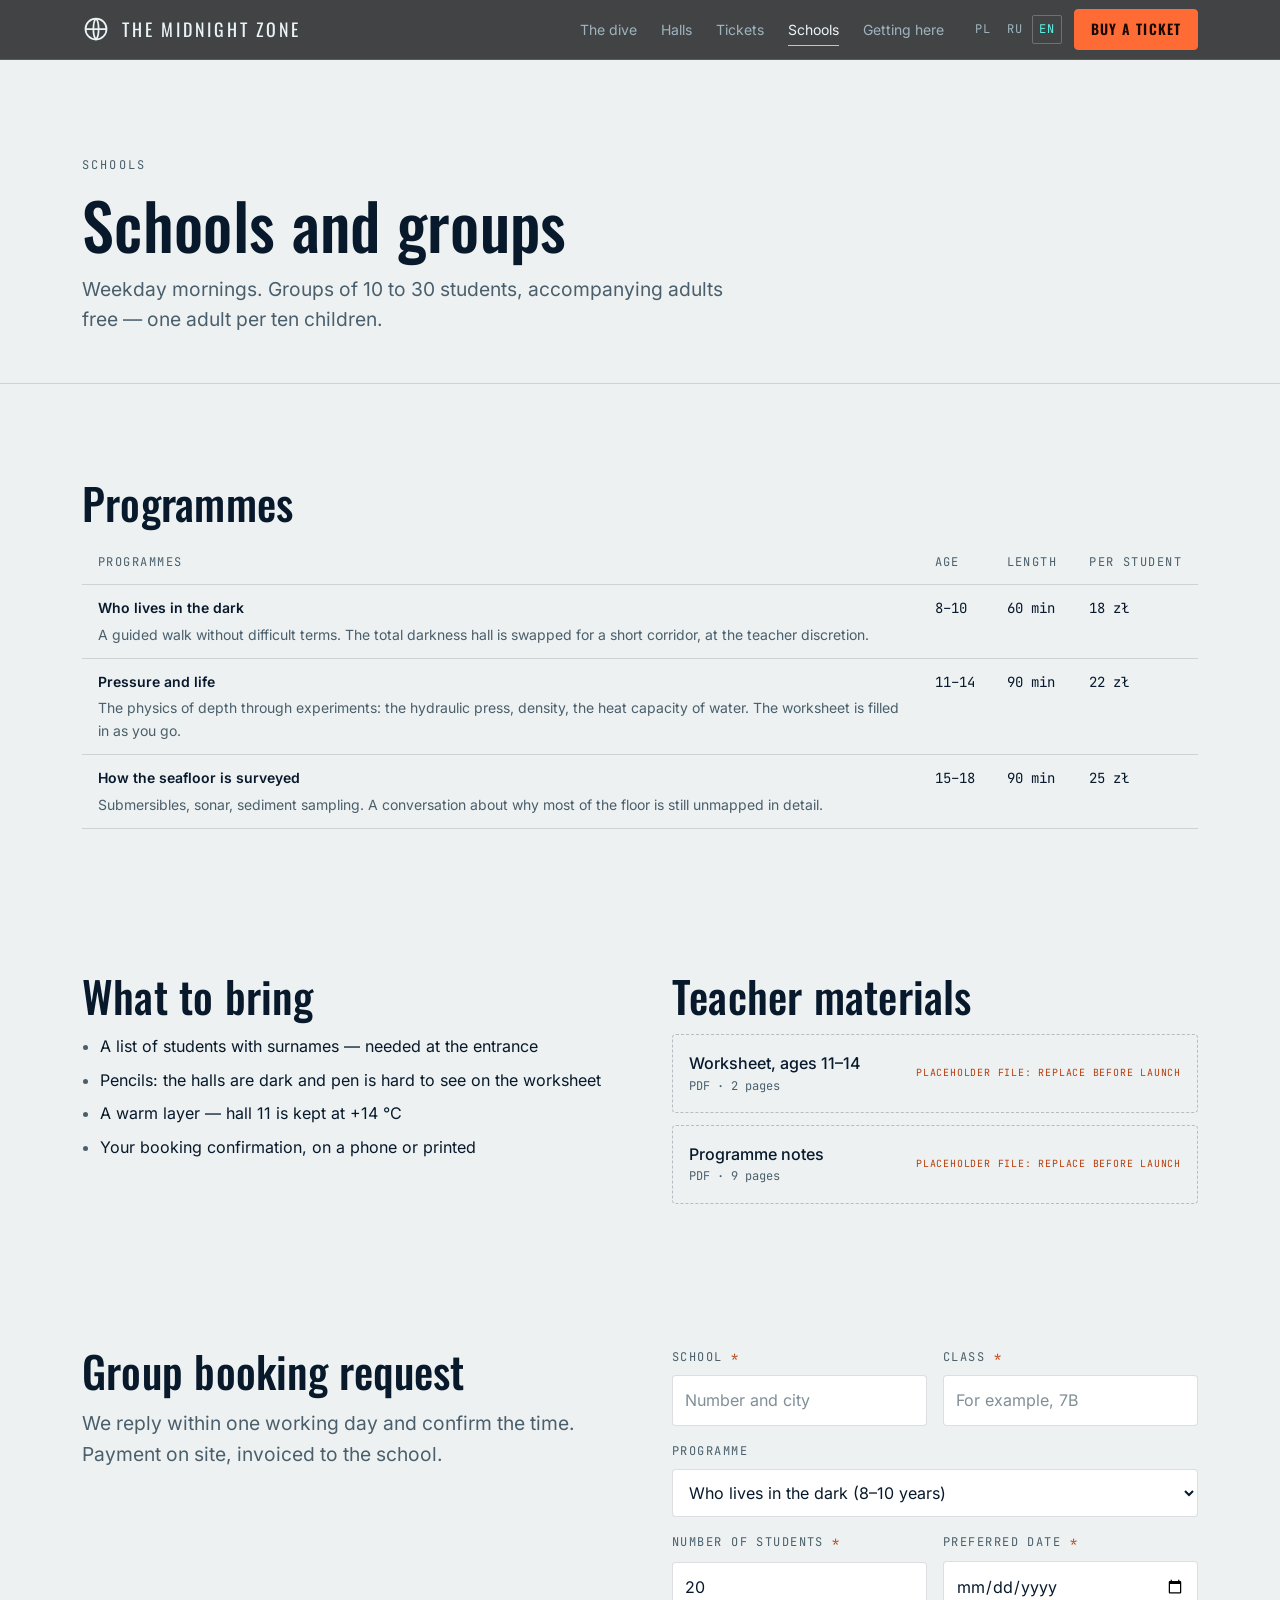
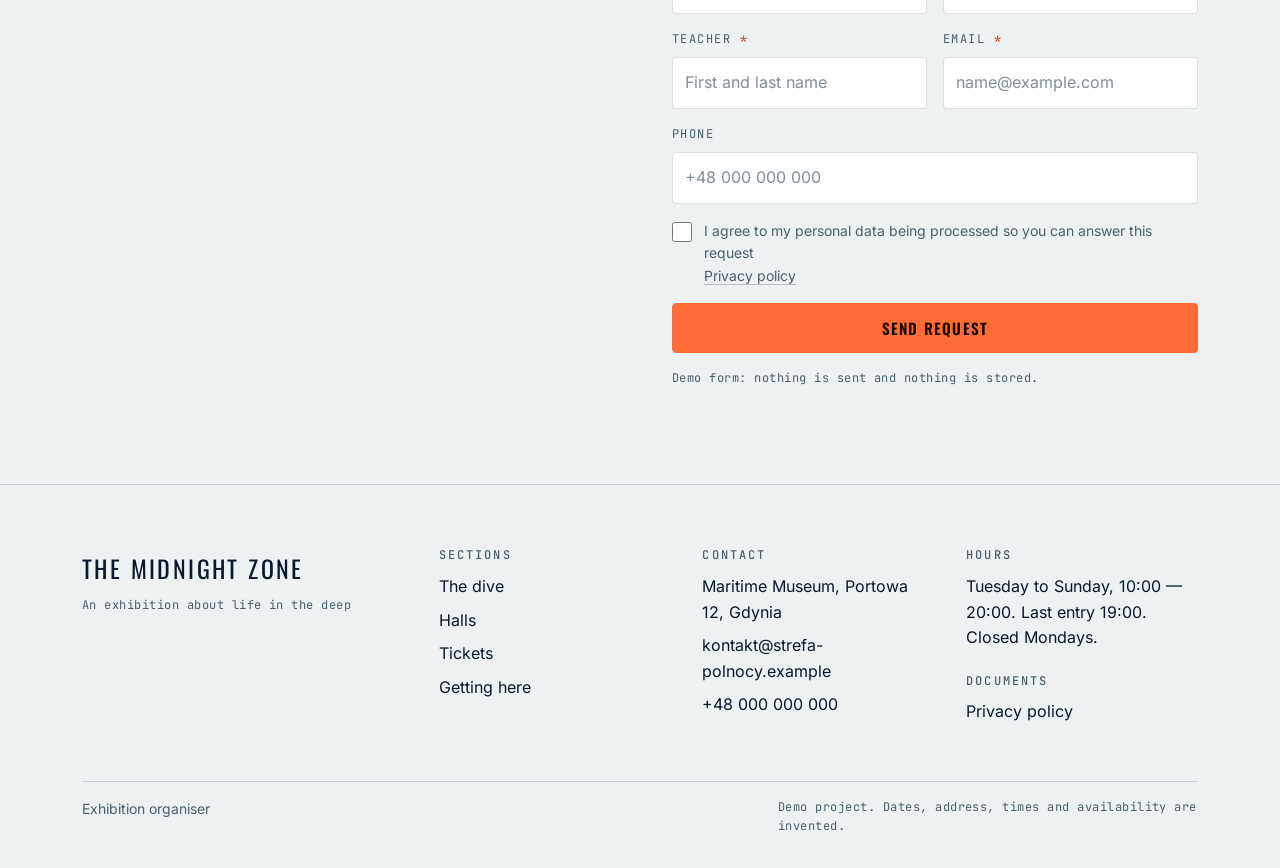
<file: schools.html>
<!doctype html>
<html lang="pl" class="mz-boot">
<head>
<meta charset="utf-8">
<meta name="viewport" content="width=device-width, initial-scale=1">
<meta name="theme-color" content="#EDF1F2">
<title>Dla szkół i grup — STREFA PÓŁNOCY</title>
<meta name="description" content="Trzy programy dla wieku od 8 do 18 lat, od 18 zł za ucznia. Opiekunowie bezpłatnie, karta pracy i materiały dla nauczyciela.">

<link rel="canonical" href="https://oum1d.github.io/midnight-zone/schools.html">
<link rel="alternate" hreflang="pl" href="https://oum1d.github.io/midnight-zone/schools.html?lang=pl">
<link rel="alternate" hreflang="ru" href="https://oum1d.github.io/midnight-zone/schools.html?lang=ru">
<link rel="alternate" hreflang="en" href="https://oum1d.github.io/midnight-zone/schools.html?lang=en">
<link rel="alternate" hreflang="x-default" href="https://oum1d.github.io/midnight-zone/schools.html">

<meta property="og:type" content="website">
<meta property="og:url" content="https://oum1d.github.io/midnight-zone/schools.html">
<meta property="og:image" content="https://oum1d.github.io/midnight-zone/og-image.png">
<meta name="twitter:card" content="summary_large_image">

<link rel="icon" href="favicon.svg" type="image/svg+xml">
<link rel="stylesheet" href="assets/css/fonts.css">
<link rel="stylesheet" href="assets/css/tokens.css">
<link rel="stylesheet" href="assets/css/base.css">
<link rel="stylesheet" href="assets/css/layout.css">
<link rel="stylesheet" href="assets/css/components.css">
<link rel="stylesheet" href="assets/css/dive.css">
</head>

<!-- Единственная страница без погружения и эффектов. Учителю нужны цифры,
     а не аттракцион: контраст подачи здесь такая же часть замысла,
     как темнота на главной. -->
<body data-page="schools">

<div class="wave" aria-hidden="true"><div class="wave__body"></div></div>
<a class="skip-link" href="#main" data-i18n="nav.skip"></a>

<!-- Тексты сайта подставляются скриптом из словарей трёх языков. Если
     JavaScript выключен, страница осталась бы пустой — поэтому здесь лежит
     минимум, ради которого человек и пришёл: что, где, когда и почём. -->
<noscript>
  <div class="noscript">
    <h2>STREFA PÓŁNOCY / ЗОНА ПОЛУНОЧИ / THE MIDNIGHT ZONE</h2>
    <p>Wystawa o głębinach oceanu. Muzeum Morskie, ul. Portowa 12, Gdynia.
       3.10.2026 — 7.02.2027, wtorek–niedziela 10:00–20:00, ostatnie wejście 19:00.
       Bilety: 45 / 28 / 130 zł. Kontakt: kontakt@strefa-polnocy.example, +48 000 000 000.</p>
    <p>Strona przełącza języki skryptem — włącz JavaScript, aby zobaczyć pełną wersję.</p>
  </div>
</noscript>

<header class="header">
  <div class="header__inner">
    <a class="brand" href="index.html">
      <svg class="brand__mark" viewBox="0 0 24 24" fill="none" stroke="currentColor" stroke-width="1.5" aria-hidden="true">
        <circle cx="12" cy="12" r="9"/>
        <path d="M3 12h18M12 3c3 3 3 15 0 18M12 3c-3 3-3 15 0 18"/>
      </svg>
      <span class="brand__name" data-i18n="brand.name"></span>
    </a>
    <nav class="nav" id="nav" data-i18n-attr="aria-label:nav.main">
      <ul class="nav__list">
        <li><a class="nav__link" href="index.html" data-i18n="nav.dive"></a></li>
        <li><a class="nav__link" href="halls.html" data-i18n="nav.halls"></a></li>
        <li><a class="nav__link" href="tickets.html" data-i18n="nav.tickets"></a></li>
        <li><a class="nav__link" href="schools.html" aria-current="page" data-i18n="nav.schools"></a></li>
        <li><a class="nav__link" href="visit.html" data-i18n="nav.visit"></a></li>
      </ul>
    </nav>
    <div class="header__side">
      <div class="lang" role="group" data-i18n-attr="aria-label:nav.lang">
        <button type="button" class="lang__btn" data-lang-btn="pl" aria-pressed="false">PL</button>
        <button type="button" class="lang__btn" data-lang-btn="ru" aria-pressed="false">RU</button>
        <button type="button" class="lang__btn" data-lang-btn="en" aria-pressed="false">EN</button>
      </div>
      <a class="btn btn--primary btn--sm" href="tickets.html">
        <span class="btn__long" data-i18n="nav.buy"></span>
        <span class="btn__short" data-i18n="nav.buyShort"></span>
      </a>
    </div>
    <button type="button" class="burger" aria-expanded="false" aria-controls="nav" data-i18n-attr="aria-label:nav.menu">
      <span></span><span></span><span></span>
    </button>
  </div>
</header>

<main id="main" class="page page--day is-day">

  <div class="page__hero">
    <div class="wrap">
      <span class="label" data-i18n="nav.schools"></span>
      <h1 data-i18n="schools.h1"></h1>
      <p class="lead" data-i18n="schools.lead"></p>
    </div>
  </div>

  <section class="section">
    <div class="wrap">
      <h2 class="mb-4" data-i18n="schools.programsTitle"></h2>
      <div class="table-wrap">
        <table class="table">
          <thead>
            <tr>
              <th data-i18n="schools.programsTitle"></th>
              <th data-i18n="schools.age"></th>
              <th data-i18n="schools.duration"></th>
              <th data-i18n="schools.price"></th>
            </tr>
          </thead>
          <tbody data-programs></tbody>
        </table>
      </div>
    </div>
  </section>

  <section class="section--tight">
    <div class="wrap">
      <div class="split">
        <div>
          <h2 class="mb-4" data-i18n="schools.bringTitle"></h2>
          <ul data-bring></ul>
        </div>
        <div>
          <h2 class="mb-4" data-i18n="schools.filesTitle"></h2>
          <div class="files" data-files></div>
        </div>
      </div>
    </div>
  </section>

  <section class="section">
    <div class="wrap">
      <div class="split">
        <div>
          <h2 class="mb-4" data-i18n="schools.formTitle"></h2>
          <p class="lead" data-i18n="schools.formLead"></p>
        </div>

        <div>
          <form class="form" data-form="school" novalidate>
            <div class="hp" aria-hidden="true">
              <label for="s-website">Website</label>
              <input type="text" id="s-website" name="website" tabindex="-1" autocomplete="off">
            </div>

            <div class="form__row form__row--2">
              <div class="field">
                <label class="field__label" for="s-school"><span data-i18n="forms.school"></span> <span class="req">*</span></label>
                <input class="input" type="text" id="s-school" name="school" required
                       data-i18n-attr="placeholder:forms.schoolPh">
                <p class="field__error"></p>
              </div>
              <div class="field">
                <label class="field__label" for="s-grade"><span data-i18n="forms.grade"></span> <span class="req">*</span></label>
                <input class="input" type="text" id="s-grade" name="grade" required
                       data-i18n-attr="placeholder:forms.gradePh">
                <p class="field__error"></p>
              </div>
            </div>

            <div class="field">
              <label class="field__label" for="s-program" data-i18n="forms.program"></label>
              <select class="select" id="s-program" name="program" data-program-select></select>
              <p class="field__error"></p>
            </div>

            <div class="form__row form__row--2">
              <div class="field">
                <label class="field__label" for="s-kids"><span data-i18n="forms.kids"></span> <span class="req">*</span></label>
                <input class="input" type="number" id="s-kids" name="kids" required min="10" max="30" value="20">
                <p class="field__error"></p>
              </div>
              <div class="field">
                <label class="field__label" for="s-date"><span data-i18n="forms.date"></span> <span class="req">*</span></label>
                <input class="input" type="date" id="s-date" name="date" required
                       min="2026-10-03" max="2027-02-07">
                <p class="field__error"></p>
              </div>
            </div>

            <div class="form__row form__row--2">
              <div class="field">
                <label class="field__label" for="s-teacher"><span data-i18n="forms.teacher"></span> <span class="req">*</span></label>
                <input class="input" type="text" id="s-teacher" name="teacher" required autocomplete="name"
                       data-i18n-attr="placeholder:forms.teacherPh">
                <p class="field__error"></p>
              </div>
              <div class="field">
                <label class="field__label" for="s-email"><span data-i18n="forms.email"></span> <span class="req">*</span></label>
                <input class="input" type="email" id="s-email" name="email" required autocomplete="email"
                       data-i18n-attr="placeholder:forms.emailPh">
                <p class="field__error"></p>
              </div>
            </div>

            <div class="field">
              <label class="field__label" for="s-phone" data-i18n="forms.phone"></label>
              <input class="input" type="tel" id="s-phone" name="phone" autocomplete="tel"
                     data-i18n-attr="placeholder:forms.phonePh">
              <p class="field__error"></p>
            </div>

            <div class="field">
              <label class="check">
                <input type="checkbox" name="consent" required>
                <span>
                  <span data-i18n="forms.consent"></span><br>
                  <a href="privacy.html" data-i18n="forms.consentLink"></a>
                </span>
              </label>
              <p class="field__error"></p>
            </div>

            <p class="form__alert" data-form-alert hidden></p>

            <button class="btn btn--primary" type="submit" data-i18n="forms.submitSchool"></button>
            <p class="form__note" data-i18n="forms.demoNote"></p>
          </form>

          <div class="form__success" data-success hidden>
            <h3 data-success-title data-i18n="forms.successTitle"></h3>
            <p data-success-text></p>
            <button class="btn btn--sm mt-4" type="button" data-success-again data-i18n="forms.successAgain"></button>
          </div>
        </div>
      </div>
    </div>
  </section>

</main>

<footer class="footer is-day">
  <div class="wrap">
    <div class="footer__grid">
      <div>
        <div class="footer__brand" data-i18n="brand.name"></div>
        <p class="form__note" data-i18n="brand.sub"></p>
      </div>
      <div>
        <h2 data-i18n="footer.nav"></h2>
        <ul>
          <li><a href="index.html" data-i18n="nav.dive"></a></li>
          <li><a href="halls.html" data-i18n="nav.halls"></a></li>
          <li><a href="tickets.html" data-i18n="nav.tickets"></a></li>
          <li><a href="visit.html" data-i18n="nav.visit"></a></li>
        </ul>
      </div>
      <div>
        <h2 data-i18n="footer.contacts"></h2>
        <ul>
          <li data-i18n="visit.address"></li>
          <li><a href="mailto:kontakt@strefa-polnocy.example">kontakt@strefa-polnocy.example</a></li>
          <li><a href="tel:+48000000000">+48 000 000 000</a></li>
        </ul>
      </div>
      <div>
        <h2 data-i18n="footer.hours"></h2>
        <ul><li data-i18n="visit.hours"></li></ul>
        <h2 class="mt-5" data-i18n="footer.legal"></h2>
        <ul><li><a href="privacy.html" data-i18n="forms.consentLink"></a></li></ul>
      </div>
    </div>
    <div class="footer__bottom">
      <span data-i18n="footer.rights"></span>
      <span class="footer__demo" data-i18n="footer.demo"></span>
    </div>
  </div>
</footer>

<script src="assets/js/core.js"></script>
<script src="assets/data/lang-pl.js"></script>
<script src="assets/data/lang-ru.js"></script>
<script src="assets/data/lang-en.js"></script>
<script src="assets/data/exhibition.js"></script>
<script src="assets/js/i18n.js"></script>
<script src="assets/js/forms.js"></script>
<script src="assets/js/schools.js"></script>
<script src="assets/js/ui.js"></script>
</body>
</html>
</file>
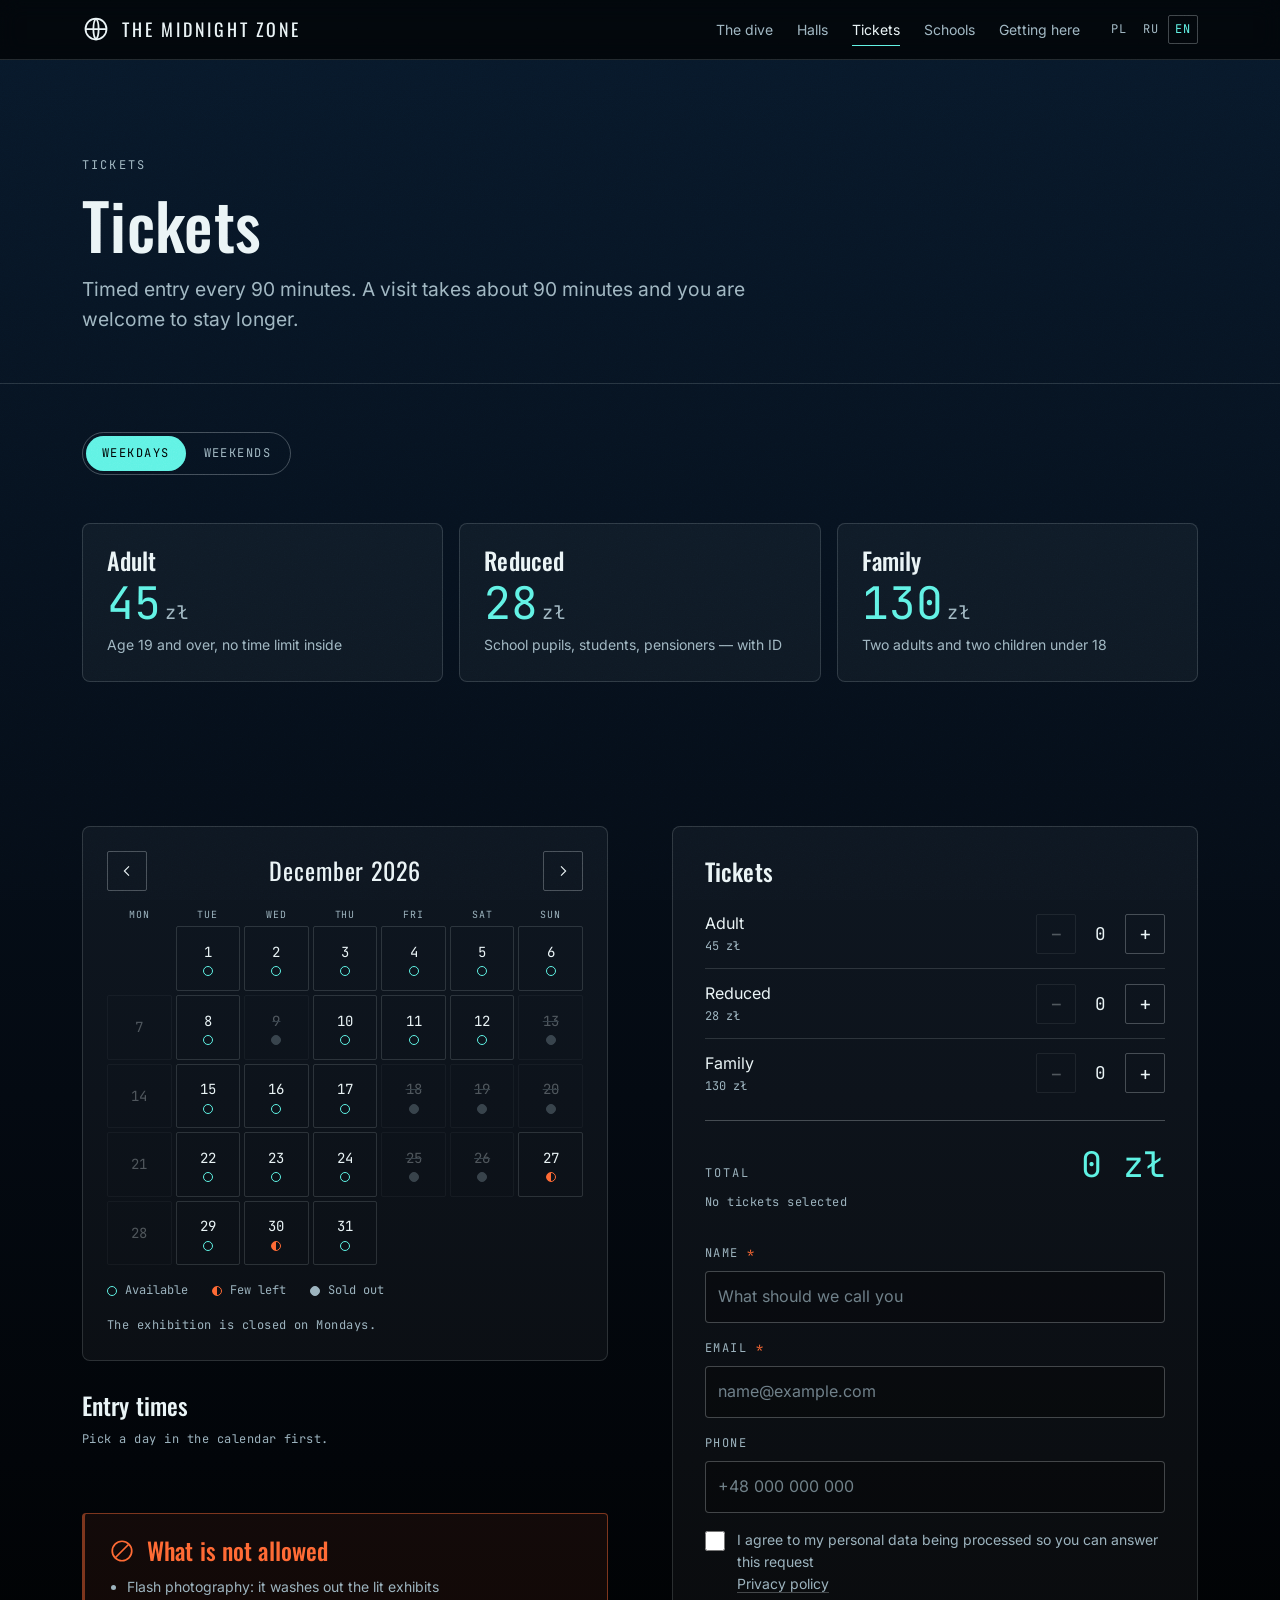
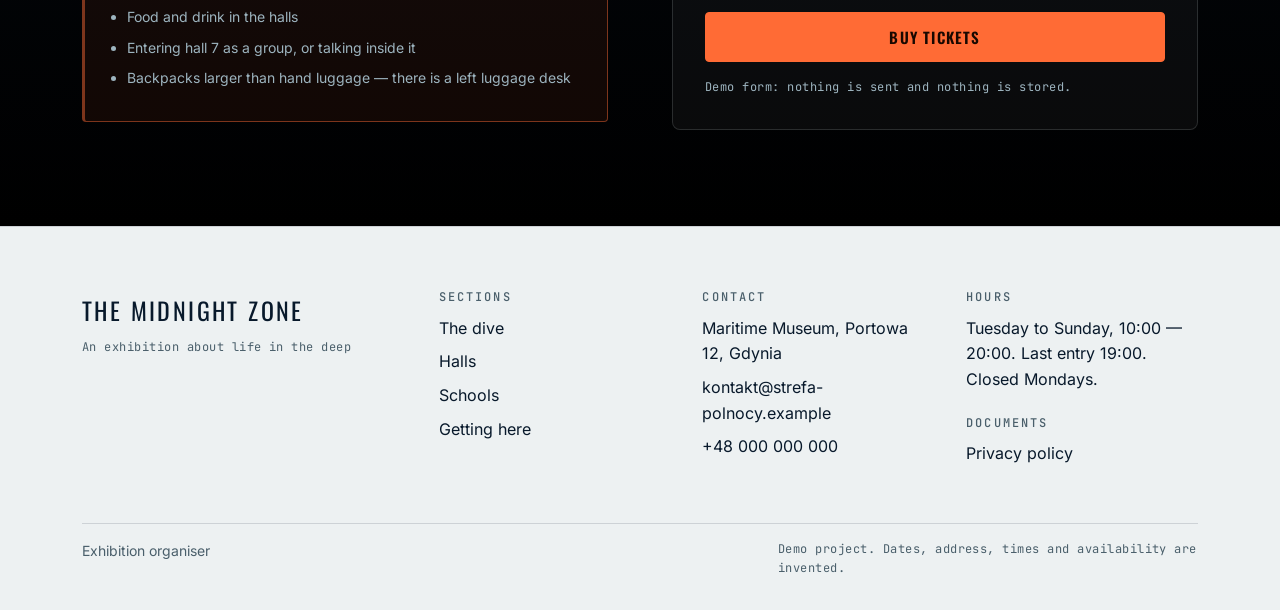
<file: tickets.html>
<!doctype html>
<html lang="pl" class="mz-boot">
<head>
<meta charset="utf-8">
<meta name="viewport" content="width=device-width, initial-scale=1">
<meta name="theme-color" content="#040A12">
<title>Bilety i godziny — STREFA PÓŁNOCY</title>
<meta name="description" content="Normalny 45 zł, ulgowy 28 zł, rodzinny 130 zł. Kalendarz obłożenia, wejścia co półtorej godziny, zwiedzanie około 90 minut.">

<link rel="canonical" href="https://oum1d.github.io/midnight-zone/tickets.html">
<link rel="alternate" hreflang="pl" href="https://oum1d.github.io/midnight-zone/tickets.html?lang=pl">
<link rel="alternate" hreflang="ru" href="https://oum1d.github.io/midnight-zone/tickets.html?lang=ru">
<link rel="alternate" hreflang="en" href="https://oum1d.github.io/midnight-zone/tickets.html?lang=en">
<link rel="alternate" hreflang="x-default" href="https://oum1d.github.io/midnight-zone/tickets.html">

<meta property="og:type" content="website">
<meta property="og:url" content="https://oum1d.github.io/midnight-zone/tickets.html">
<meta property="og:image" content="https://oum1d.github.io/midnight-zone/og-image.png">
<meta name="twitter:card" content="summary_large_image">

<link rel="icon" href="favicon.svg" type="image/svg+xml">
<link rel="stylesheet" href="assets/css/fonts.css">
<link rel="stylesheet" href="assets/css/tokens.css">
<link rel="stylesheet" href="assets/css/base.css">
<link rel="stylesheet" href="assets/css/layout.css">
<link rel="stylesheet" href="assets/css/components.css">
<link rel="stylesheet" href="assets/css/dive.css">
</head>

<body data-page="tickets">

<div class="wave" aria-hidden="true"><div class="wave__body"></div></div>
<div class="grain" aria-hidden="true"></div>
<a class="skip-link" href="#main" data-i18n="nav.skip"></a>

<!-- Тексты сайта подставляются скриптом из словарей трёх языков. Если
     JavaScript выключен, страница осталась бы пустой — поэтому здесь лежит
     минимум, ради которого человек и пришёл: что, где, когда и почём. -->
<noscript>
  <div class="noscript">
    <h2>STREFA PÓŁNOCY / ЗОНА ПОЛУНОЧИ / THE MIDNIGHT ZONE</h2>
    <p>Wystawa o głębinach oceanu. Muzeum Morskie, ul. Portowa 12, Gdynia.
       3.10.2026 — 7.02.2027, wtorek–niedziela 10:00–20:00, ostatnie wejście 19:00.
       Bilety: 45 / 28 / 130 zł. Kontakt: kontakt@strefa-polnocy.example, +48 000 000 000.</p>
    <p>Strona przełącza języki skryptem — włącz JavaScript, aby zobaczyć pełną wersję.</p>
  </div>
</noscript>

<header class="header">
  <div class="header__inner">
    <a class="brand" href="index.html">
      <svg class="brand__mark" viewBox="0 0 24 24" fill="none" stroke="currentColor" stroke-width="1.5" aria-hidden="true">
        <circle cx="12" cy="12" r="9"/>
        <path d="M3 12h18M12 3c3 3 3 15 0 18M12 3c-3 3-3 15 0 18"/>
      </svg>
      <span class="brand__name" data-i18n="brand.name"></span>
    </a>
    <nav class="nav" id="nav" data-i18n-attr="aria-label:nav.main">
      <ul class="nav__list">
        <li><a class="nav__link" href="index.html" data-i18n="nav.dive"></a></li>
        <li><a class="nav__link" href="halls.html" data-i18n="nav.halls"></a></li>
        <li><a class="nav__link" href="tickets.html" aria-current="page" data-i18n="nav.tickets"></a></li>
        <li><a class="nav__link" href="schools.html" data-i18n="nav.schools"></a></li>
        <li><a class="nav__link" href="visit.html" data-i18n="nav.visit"></a></li>
      </ul>
    </nav>
    <div class="header__side">
      <div class="lang" role="group" data-i18n-attr="aria-label:nav.lang">
        <button type="button" class="lang__btn" data-lang-btn="pl" aria-pressed="false">PL</button>
        <button type="button" class="lang__btn" data-lang-btn="ru" aria-pressed="false">RU</button>
        <button type="button" class="lang__btn" data-lang-btn="en" aria-pressed="false">EN</button>
      </div>
    </div>
    <button type="button" class="burger" aria-expanded="false" aria-controls="nav" data-i18n-attr="aria-label:nav.menu">
      <span></span><span></span><span></span>
    </button>
  </div>
</header>

<main id="main" class="page page--deep" data-tickets-page>

  <div class="page__hero">
    <div class="wrap">
      <span class="label" data-i18n="nav.tickets"></span>
      <h1 data-i18n="tickets.h1"></h1>
      <p class="lead" data-i18n="tickets.lead"></p>
    </div>
  </div>

  <section class="section--tight">
    <div class="wrap">
      <h2 class="visually-hidden" data-i18n="tickets.tariffsTitle"></h2>
      <div class="switch mb-5" role="group" data-i18n-attr="aria-label:tickets.priceMode">
        <input type="radio" name="price-mode" id="mode-weekday" data-mode="weekday" checked>
        <label for="mode-weekday" data-i18n="tickets.weekday"></label>
        <input type="radio" name="price-mode" id="mode-weekend" data-mode="weekend">
        <label for="mode-weekend" data-i18n="tickets.weekend"></label>
      </div>
      <div class="tariffs mt-5" data-tariffs></div>
    </div>
  </section>

  <section class="section">
    <div class="wrap">
      <div class="split split--sticky">

        <div>
          <!-- Календарь -->
          <div class="panel" data-calendar>
            <div class="cal__head">
              <button type="button" class="cal__nav" data-cal-prev data-i18n-attr="aria-label:tickets.monthPrev">
                <svg viewBox="0 0 24 24" width="16" height="16" fill="none" stroke="currentColor" stroke-width="1.6" aria-hidden="true"><path d="M15 5l-7 7 7 7"/></svg>
              </button>
              <span class="cal__month" data-cal-month></span>
              <button type="button" class="cal__nav" data-cal-next data-i18n-attr="aria-label:tickets.monthNext">
                <svg viewBox="0 0 24 24" width="16" height="16" fill="none" stroke="currentColor" stroke-width="1.6" aria-hidden="true"><path d="M9 5l7 7-7 7"/></svg>
              </button>
            </div>
            <h2 class="visually-hidden" data-i18n="tickets.calendarTitle"></h2>
            <div class="cal__weekdays" data-cal-weekdays aria-hidden="true"></div>
            <div class="cal__grid" data-cal-grid></div>
            <div class="cal__legend" data-legend></div>
            <p class="form__note mt-4" data-i18n="tickets.closedNote"></p>
          </div>

          <!-- Сеансы -->
          <div class="mt-6">
            <h2 class="h3 mb-3" data-i18n="tickets.sessionsTitle"></h2>
            <p class="form__note" data-sessions-hint></p>
            <div class="sessions mt-4" data-sessions></div>
          </div>

          <!-- Что нельзя -->
          <div class="warn mt-7">
            <div class="warn__head">
              <svg class="warn__icon" viewBox="0 0 24 24" fill="none" stroke="currentColor" stroke-width="1.6" aria-hidden="true">
                <circle cx="12" cy="12" r="9"/><path d="M6 18 18 6"/>
              </svg>
              <h2 data-i18n="tickets.rulesTitle"></h2>
            </div>
            <ul data-rules></ul>
          </div>
        </div>

        <!-- Калькулятор и оформление -->
        <div>
          <div class="panel panel--pad">
            <h2 class="h3" data-i18n="tickets.calcTitle"></h2>
            <div class="mt-4" data-calc></div>

            <div class="calc__total">
              <span class="calc__total-label" data-i18n="common.total"></span>
              <span class="calc__total-value" data-total aria-live="polite">0 zł</span>
            </div>
            <p class="form__note mt-3" data-order-summary></p>

            <form class="form mt-6" data-form="tickets" novalidate>
              <div class="hp" aria-hidden="true">
                <label for="t-website">Website</label>
                <input type="text" id="t-website" name="website" tabindex="-1" autocomplete="off">
              </div>

              <div class="field">
                <label class="field__label" for="t-name"><span data-i18n="forms.name"></span> <span class="req">*</span></label>
                <input class="input" type="text" id="t-name" name="name" required autocomplete="name"
                       data-i18n-attr="placeholder:forms.namePh">
                <p class="field__error" id="t-name-error"></p>
              </div>

              <div class="field">
                <label class="field__label" for="t-email"><span data-i18n="forms.email"></span> <span class="req">*</span></label>
                <input class="input" type="email" id="t-email" name="email" required autocomplete="email"
                       data-i18n-attr="placeholder:forms.emailPh">
                <p class="field__error" id="t-email-error"></p>
              </div>

              <div class="field">
                <label class="field__label" for="t-phone" data-i18n="forms.phone"></label>
                <input class="input" type="tel" id="t-phone" name="phone" autocomplete="tel"
                       data-i18n-attr="placeholder:forms.phonePh">
                <p class="field__error" id="t-phone-error"></p>
              </div>

              <div class="field">
                <label class="check">
                  <input type="checkbox" name="consent" required>
                  <span>
                    <span data-i18n="forms.consent"></span><br>
                    <a href="privacy.html" data-i18n="forms.consentLink"></a>
                  </span>
                </label>
                <p class="field__error" id="t-consent-error"></p>
              </div>

              <p class="form__alert" data-form-alert hidden></p>

              <button class="btn btn--primary btn--wide" type="submit" data-i18n="forms.submitTickets"></button>
              <p class="form__note" data-i18n="forms.demoNote"></p>
            </form>

            <div class="form__success" data-success hidden>
              <h3 data-success-title data-i18n="forms.successTitle"></h3>
              <p data-success-text></p>
              <button class="btn btn--sm mt-4" type="button" data-success-again data-i18n="forms.successAgain"></button>
            </div>
          </div>
        </div>

      </div>
    </div>
  </section>

</main>

<footer class="footer is-day">
  <div class="wrap">
    <div class="footer__grid">
      <div>
        <div class="footer__brand" data-i18n="brand.name"></div>
        <p class="form__note" data-i18n="brand.sub"></p>
      </div>
      <div>
        <h2 data-i18n="footer.nav"></h2>
        <ul>
          <li><a href="index.html" data-i18n="nav.dive"></a></li>
          <li><a href="halls.html" data-i18n="nav.halls"></a></li>
          <li><a href="schools.html" data-i18n="nav.schools"></a></li>
          <li><a href="visit.html" data-i18n="nav.visit"></a></li>
        </ul>
      </div>
      <div>
        <h2 data-i18n="footer.contacts"></h2>
        <ul>
          <li data-i18n="visit.address"></li>
          <li><a href="mailto:kontakt@strefa-polnocy.example">kontakt@strefa-polnocy.example</a></li>
          <li><a href="tel:+48000000000">+48 000 000 000</a></li>
        </ul>
      </div>
      <div>
        <h2 data-i18n="footer.hours"></h2>
        <ul><li data-i18n="visit.hours"></li></ul>
        <h2 class="mt-5" data-i18n="footer.legal"></h2>
        <ul><li><a href="privacy.html" data-i18n="forms.consentLink"></a></li></ul>
      </div>
    </div>
    <div class="footer__bottom">
      <span data-i18n="footer.rights"></span>
      <span class="footer__demo" data-i18n="footer.demo"></span>
    </div>
  </div>
</footer>

<script src="assets/js/core.js"></script>
<script src="assets/data/lang-pl.js"></script>
<script src="assets/data/lang-ru.js"></script>
<script src="assets/data/lang-en.js"></script>
<script src="assets/data/exhibition.js"></script>
<script src="assets/js/i18n.js"></script>
<script src="assets/js/forms.js"></script>
<script src="assets/js/tickets.js"></script>
<script src="assets/js/ui.js"></script>
</body>
</html>
</file>
<file: assets/css/fonts.css>
/* Шрифты лежат в проекте, а не на серверах Google: страница не ждёт
   чужой домен, а браузер посетителя не отправляет Google свой адрес.
   Наборы: кириллица, латиница, расширенная латиница (польский).
   Inter — SIL OFL 1.1, JetBrains Mono — SIL OFL 1.1, Oswald — SIL OFL 1.1 */

@font-face {
  font-family: 'Inter';
  font-style: normal;
  font-weight: 400 600;
  font-display: swap;
  src: url('../fonts/inter-cyrillic.woff2') format('woff2');
  unicode-range: U+0301, U+0400-045F, U+0490-0491, U+04B0-04B1, U+2116;
}
@font-face {
  font-family: 'Inter';
  font-style: normal;
  font-weight: 400 600;
  font-display: swap;
  src: url('../fonts/inter-latin-ext.woff2') format('woff2');
  unicode-range: U+0100-02BA, U+02BD-02C5, U+02C7-02CC, U+02CE-02D7, U+02DD-02FF, U+0304, U+0308, U+0329, U+1D00-1DBF, U+1E00-1E9F, U+1EF2-1EFF, U+2020, U+20A0-20AB, U+20AD-20C0, U+2113, U+2C60-2C7F, U+A720-A7FF;
}
@font-face {
  font-family: 'Inter';
  font-style: normal;
  font-weight: 400 600;
  font-display: swap;
  src: url('../fonts/inter-latin.woff2') format('woff2');
  unicode-range: U+0000-00FF, U+0131, U+0152-0153, U+02BB-02BC, U+02C6, U+02DA, U+02DC, U+0304, U+0308, U+0329, U+2000-206F, U+20AC, U+2122, U+2191, U+2193, U+2212, U+2215, U+FEFF, U+FFFD;
}
@font-face {
  font-family: 'JetBrains Mono';
  font-style: normal;
  font-weight: 400 500;
  font-display: swap;
  src: url('../fonts/jetbrainsmono-cyrillic.woff2') format('woff2');
  unicode-range: U+0301, U+0400-045F, U+0490-0491, U+04B0-04B1, U+2116;
}
@font-face {
  font-family: 'JetBrains Mono';
  font-style: normal;
  font-weight: 400 500;
  font-display: swap;
  src: url('../fonts/jetbrainsmono-latin-ext.woff2') format('woff2');
  unicode-range: U+0100-02BA, U+02BD-02C5, U+02C7-02CC, U+02CE-02D7, U+02DD-02FF, U+0304, U+0308, U+0329, U+1D00-1DBF, U+1E00-1E9F, U+1EF2-1EFF, U+2020, U+20A0-20AB, U+20AD-20C0, U+2113, U+2C60-2C7F, U+A720-A7FF;
}
@font-face {
  font-family: 'JetBrains Mono';
  font-style: normal;
  font-weight: 400 500;
  font-display: swap;
  src: url('../fonts/jetbrainsmono-latin.woff2') format('woff2');
  unicode-range: U+0000-00FF, U+0131, U+0152-0153, U+02BB-02BC, U+02C6, U+02DA, U+02DC, U+0304, U+0308, U+0329, U+2000-206F, U+20AC, U+2122, U+2191, U+2193, U+2212, U+2215, U+FEFF, U+FFFD;
}
@font-face {
  font-family: 'Oswald';
  font-style: normal;
  font-weight: 300 600;
  font-display: swap;
  src: url('../fonts/oswald-cyrillic.woff2') format('woff2');
  unicode-range: U+0301, U+0400-045F, U+0490-0491, U+04B0-04B1, U+2116;
}
@font-face {
  font-family: 'Oswald';
  font-style: normal;
  font-weight: 300 600;
  font-display: swap;
  src: url('../fonts/oswald-latin-ext.woff2') format('woff2');
  unicode-range: U+0100-02BA, U+02BD-02C5, U+02C7-02CC, U+02CE-02D7, U+02DD-02FF, U+0304, U+0308, U+0329, U+1D00-1DBF, U+1E00-1E9F, U+1EF2-1EFF, U+2020, U+20A0-20AB, U+20AD-20C0, U+2113, U+2C60-2C7F, U+A720-A7FF;
}
@font-face {
  font-family: 'Oswald';
  font-style: normal;
  font-weight: 300 600;
  font-display: swap;
  src: url('../fonts/oswald-latin.woff2') format('woff2');
  unicode-range: U+0000-00FF, U+0131, U+0152-0153, U+02BB-02BC, U+02C6, U+02DA, U+02DC, U+0304, U+0308, U+0329, U+2000-206F, U+20AC, U+2122, U+2191, U+2193, U+2212, U+2215, U+FEFF, U+FFFD;
}
</file>
<file: assets/css/tokens.css>
/* ============================================================================
   ЗОНА ПОЛУНОЧИ — токены
   ----------------------------------------------------------------------------
   Единственное место, где заданы цвета, шрифты, размеры и тайминги.
   Дальше по проекту — только var(). Если клиент захочет другую палитру,
   правится этот файл, а не двадцать других.
   ============================================================================ */

:root {
  /* --- Градиент погружения. Порядок = порядок спуска ---------------------- */
  --c-surface:  #BFD9E0;
  --c-epi:      #2E6B7A;
  --c-twilight: #123A4D;
  --c-midnight: #08192B;
  --c-abyssal:  #040A12;
  --c-hadal:    #000000;

  /* --- Акценты. Циан — биолюминесценция, оранжевый — только кнопки
         и предупреждения. Больше нигде, иначе тревога перестанет читаться -- */
  --c-glow:  #5FF2E4;
  --c-alert: #FF6B35;
  /* Оранжевый для текста и значков. На светлых блоках (.is-day) темнеет:
     #FF6B35 на светлом фоне даёт 2.5:1, #B83D0B — 5.0:1 и 5.7:1 на белом.
     Фон кнопки остаётся ярким — на нём тёмный текст. */
  --c-alert-text: var(--c-alert);

  /* --- Текст на тёмном. Контраст к --c-abyssal: ink 15.8:1, dim 7.4:1 ----- */
  --c-ink:     #EAF4F6;
  --c-ink-dim: #9DB4BF;
  --c-line:    rgba(234, 244, 246, 0.14);
  --c-line-2:  rgba(234, 244, 246, 0.26);
  --c-panel:   rgba(234, 244, 246, 0.04);
  --c-panel-2: rgba(234, 244, 246, 0.07);

  /* --- Дневная тема: подвал, страница школ, состояния успеха.
         Контраст ink 14.6:1, dim 6.6:1, link 5.4:1 к --c-day-bg ------------ */
  --c-day-bg:    #EDF1F2;
  --c-day-panel: #FFFFFF;
  --c-day-ink:   #08192B;
  --c-day-dim:   #4A5F6B;
  --c-day-line:  rgba(8, 25, 43, 0.14);
  --c-day-link:  #0A5C68;

  /* --- Типографика -------------------------------------------------------
     Шрифты грузятся с Google Fonts, но запасной стек подобран так, чтобы при
     офлайне и при блокировке шрифтов вёрстка не поехала: узкий гротеск
     заменяется Arial Narrow, моноширинный — Consolas.                       */
  --f-display: 'Oswald', 'Archivo Narrow', 'Arial Narrow', 'Segoe UI', system-ui, sans-serif;
  --f-text:    'Inter', system-ui, 'Segoe UI', Roboto, Arial, sans-serif;
  --f-mono:    'JetBrains Mono', ui-monospace, 'Cascadia Mono', Consolas, 'Courier New', monospace;

  --t-hero:  clamp(2.6rem, 8.5vw, 6.6rem);
  --t-h1:    clamp(2.1rem, 5.4vw, 4rem);
  --t-h2:    clamp(1.6rem, 3.6vw, 2.7rem);
  --t-h3:    clamp(1.15rem, 2.1vw, 1.5rem);
  --t-lead:  clamp(1.02rem, 1.5vw, 1.25rem);
  --t-body:  1rem;
  --t-small: 0.875rem;
  --t-micro: 0.75rem;

  /* --- Ритм. Шаг 4px, но именами, а не числами ---------------------------- */
  --s-1: 0.25rem;
  --s-2: 0.5rem;
  --s-3: 0.75rem;
  --s-4: 1rem;
  --s-5: 1.5rem;
  --s-6: 2rem;
  --s-7: 3rem;
  --s-8: 4rem;
  --s-9: 6rem;
  --s-10: 8rem;

  --r-sm: 2px;
  --r-md: 4px;
  --r-lg: 8px;

  --w-page: 1180px;
  --w-text: 62ch;
  --h-header: 60px;

  /* --- Движение. Одна кривая на весь сайт: резкий старт, долгий выход ----- */
  --e-out:  cubic-bezier(0.16, 1, 0.3, 1);
  --e-io:   cubic-bezier(0.65, 0, 0.35, 1);
  --d-fast: 160ms;
  --d-mid:  320ms;
  --d-slow: 620ms;

  /* --- Свечение вместо теней. Тени в воде не бывают ----------------------- */
  --glow-soft: 0 0 24px rgba(95, 242, 228, 0.18);
  --glow-hard: 0 0 12px rgba(95, 242, 228, 0.55);
  --glow-alert: 0 0 18px rgba(255, 107, 53, 0.35);
}

/* Внутри «дневных» блоков те же имена означают другие цвета — так компоненты
   работают и на тёмной, и на светлой странице без дублирования классов. */
.is-day {
  --c-ink:     var(--c-day-ink);
  --c-ink-dim: var(--c-day-dim);
  --c-line:    var(--c-day-line);
  --c-line-2:  rgba(8, 25, 43, 0.24);
  --c-panel:   var(--c-day-panel);
  --c-panel-2: #E2E8EA;
  --c-glow:    var(--c-day-link);
  --glow-soft: 0 1px 2px rgba(8, 25, 43, 0.08);
  --glow-hard: 0 2px 10px rgba(8, 25, 43, 0.14);
  background: var(--c-day-bg);
  color: var(--c-day-ink);
}
</file>
<file: assets/css/base.css>
/* ============================================================================
   ЗОНА ПОЛУНОЧИ — сброс, типографика, фокус, утилиты
   ============================================================================ */

*, *::before, *::after { box-sizing: border-box; }

html {
  -webkit-text-size-adjust: 100%;
  scroll-behavior: smooth;
  /* Якорные переходы не должны прятать заголовок под шапкой */
  scroll-padding-top: calc(var(--h-header) + var(--s-4));
}

body {
  margin: 0;
  min-height: 100vh;
  font-family: var(--f-text);
  font-size: var(--t-body);
  line-height: 1.6;
  color: var(--c-ink);
  background: var(--c-abyssal);
  -webkit-font-smoothing: antialiased;
  overflow-x: hidden;
}

h1, h2, h3, h4 {
  font-family: var(--f-display);
  font-weight: 500;
  line-height: 1.04;
  margin: 0;
  letter-spacing: 0.005em;
  text-wrap: balance;
}

h1 { font-size: var(--t-h1); }
h2 { font-size: var(--t-h2); }
h3 { font-size: var(--t-h3); font-weight: 500; }

p { margin: 0 0 var(--s-4); max-width: var(--w-text); }
p:last-child { margin-bottom: 0; }

a {
  color: inherit;
  text-decoration-color: var(--c-line-2);
  text-underline-offset: 0.22em;
  transition: color var(--d-fast) var(--e-out), text-decoration-color var(--d-fast) var(--e-out);
}
a:hover { color: var(--c-glow); text-decoration-color: currentColor; }

ul, ol { margin: 0 0 var(--s-4); padding-left: 1.15em; }
li { margin-bottom: var(--s-2); }
li::marker { color: var(--c-ink-dim); }

img, svg, canvas { display: block; max-width: 100%; }
img { height: auto; }

button, input, select, textarea { font: inherit; color: inherit; }

hr {
  border: 0;
  border-top: 1px solid var(--c-line);
  margin: var(--s-7) 0;
}

::selection { background: var(--c-glow); color: var(--c-hadal); }

/* --- Фокус. Виден всегда, в том числе на чёрном фоне --------------------- */
:focus-visible {
  outline: 2px solid var(--c-glow);
  outline-offset: 3px;
  border-radius: var(--r-sm);
}
.is-day :focus-visible { outline-color: var(--c-day-link); }

/* --- Приборные надписи: моноширинный, разрядка, верхний регистр ---------- */
.mono {
  font-family: var(--f-mono);
  font-variant-numeric: tabular-nums;
  letter-spacing: 0.04em;
}

.label {
  font-family: var(--f-mono);
  font-size: var(--t-micro);
  letter-spacing: 0.18em;
  text-transform: uppercase;
  color: var(--c-ink-dim);
}

.lead {
  font-size: var(--t-lead);
  color: var(--c-ink-dim);
  max-width: 56ch;
}

/* --- Утилиты ------------------------------------------------------------- */
.visually-hidden {
  position: absolute !important;
  width: 1px; height: 1px;
  padding: 0; margin: -1px;
  overflow: hidden;
  clip: rect(0 0 0 0);
  clip-path: inset(50%);
  white-space: nowrap;
  border: 0;
}

.skip-link {
  position: absolute;
  top: var(--s-2); left: var(--s-2);
  z-index: 200;
  padding: var(--s-2) var(--s-4);
  background: var(--c-glow);
  color: var(--c-hadal);
  font-weight: 600;
  border-radius: var(--r-md);
  transform: translateY(-200%);
  transition: transform var(--d-fast) var(--e-out);
}
.skip-link:focus { transform: translateY(0); color: var(--c-hadal); }

.stack > * + * { margin-top: var(--s-4); }
.text-alert { color: var(--c-alert-text); }
.is-day { --c-alert-text: #B83D0B; }
.text-glow { color: var(--c-glow); }
.nowrap { white-space: nowrap; }

/* --- Зерно поверх всего. Статичное: анимировать шум дорого и незачем ----- */
.grain {
  position: fixed;
  inset: 0;
  z-index: 90;
  pointer-events: none;
  opacity: 0.5;
  mix-blend-mode: overlay;
  background-image: url("data:image/svg+xml,%3Csvg xmlns='http://www.w3.org/2000/svg' width='180' height='180'%3E%3Cfilter id='n'%3E%3CfeTurbulence type='fractalNoise' baseFrequency='0.85' numOctaves='3' stitchTiles='stitch'/%3E%3CfeColorMatrix type='saturate' values='0'/%3E%3C/filter%3E%3Crect width='180' height='180' filter='url(%23n)' opacity='0.42'/%3E%3C/svg%3E");
}

/* ============================================================================
   Уважение к prefers-reduced-motion.
   Движение выключается полностью: остаются мгновенные смены состояний.
   Всё, что появлялось по скроллу, показывается сразу — иначе страница
   осталась бы пустой. Это требование, а не любезность.
   ============================================================================ */
@media (prefers-reduced-motion: reduce) {
  html { scroll-behavior: auto; }

  *, *::before, *::after {
    animation-duration: 0.001ms !important;
    animation-iteration-count: 1 !important;
    transition-duration: 0.001ms !important;
    scroll-behavior: auto !important;
  }

  .reveal, .reveal-child > * { opacity: 1 !important; transform: none !important; }
  .grain { opacity: 0.3; }
}

/* --- Отступы сверху там, где ритм отличается от типового ---------------- */
.mt-4 { margin-top: var(--s-4); }
.mt-5 { margin-top: var(--s-5); }
.mt-6 { margin-top: var(--s-6); }
.mt-7 { margin-top: var(--s-7); }

/* Заголовок размером h3 там, где по смыслу нужен другой уровень */
.h3 { font-size: var(--t-h3); }

/* Панель-ссылка: карточка целиком кликабельна */
a.panel {
  display: block;
  text-decoration: none;
  transition: border-color var(--d-fast) var(--e-out), transform var(--d-fast) var(--e-out);
}
a.panel:hover { border-color: var(--c-line-2); transform: translateY(-2px); color: inherit; }
a.panel h2 { margin-bottom: var(--s-2); }
.mb-3 { margin-bottom: var(--s-3); }
.mb-4 { margin-bottom: var(--s-4); }
.mb-5 { margin-bottom: var(--s-5); }
.w-full { width: 100%; }

/* Блок для выключенного JavaScript: без скрипта тексты не подставятся,
   поэтому здесь лежит минимум — что, где, когда и почём. */
.noscript {
  position: relative;
  z-index: 100;
  margin: calc(var(--h-header) + var(--s-4)) auto var(--s-4);
  max-width: var(--w-page);
  padding: var(--s-5);
  border: 1px solid var(--c-alert);
  border-radius: var(--r-lg);
  background: rgba(2, 10, 18, 0.9);
  color: var(--c-ink);
}
.noscript h2 { margin-bottom: var(--s-3); font-size: var(--t-h3); }
</file>
<file: assets/css/layout.css>
/* ============================================================================
   ЗОНА ПОЛУНОЧИ — каркас: шапка, навигация, секции, подвал
   ============================================================================ */

.wrap {
  width: 100%;
  max-width: var(--w-page);
  margin-inline: auto;
  padding-inline: var(--s-4);
}
@media (min-width: 700px) { .wrap { padding-inline: var(--s-6); } }

.section { padding-block: var(--s-8); }
.section--tight { padding-block: var(--s-7); }
.section--wide { padding-block: var(--s-9); }
@media (min-width: 900px) { .section { padding-block: var(--s-9); } }

.section__head { margin-bottom: var(--s-6); }
.section__head .label { display: block; margin-bottom: var(--s-3); }

/* ============================================================================
   Шапка. Кнопка «Купить билет» видна на любом экране — по требованию
   доступности покупки без прохождения погружения.
   ============================================================================ */
.header {
  position: fixed;
  inset: 0 0 auto 0;
  z-index: 80;
  height: var(--h-header);
  display: flex;
  align-items: center;
  background: color-mix(in srgb, var(--c-hadal) 72%, transparent);
  backdrop-filter: blur(10px);
  border-bottom: 1px solid var(--c-line);
  transition: background var(--d-mid) var(--e-out), border-color var(--d-mid) var(--e-out);
}
/* Резервный вариант для браузеров без color-mix */
@supports not (background: color-mix(in srgb, red 50%, blue)) {
  .header { background: rgba(0, 0, 0, 0.78); }
}

.header__inner {
  width: 100%;
  max-width: var(--w-page);
  margin-inline: auto;
  padding-inline: var(--s-4);
  display: flex;
  align-items: center;
  gap: var(--s-4);
}
@media (min-width: 700px) { .header__inner { padding-inline: var(--s-6); } }

.brand {
  display: flex;
  align-items: center;
  gap: var(--s-3);
  text-decoration: none;
  flex-shrink: 0;
}
.brand:hover { color: var(--c-ink); }
.brand__mark { width: 28px; height: 28px; flex-shrink: 0; }
.brand__name {
  font-family: var(--f-display);
  font-size: 1.12rem;
  letter-spacing: 0.16em;
  text-transform: uppercase;
  white-space: nowrap;
}

.nav { margin-left: auto; }
.nav__list {
  display: flex;
  align-items: center;
  gap: var(--s-5);
  list-style: none;
  margin: 0;
  padding: 0;
}
.nav__list li { margin: 0; }
.nav__link {
  font-size: var(--t-small);
  text-decoration: none;
  color: var(--c-ink-dim);
  white-space: nowrap;
  padding-block: var(--s-2);
}
.nav__link:hover { color: var(--c-ink); }
.nav__link[aria-current='page'] {
  color: var(--c-ink);
  box-shadow: inset 0 -1px 0 var(--c-glow);
}

.header__side { display: flex; align-items: center; gap: var(--s-3); margin-left: var(--s-2); }

/* --- Переключатель языка: три коротких кнопки, без выпадающего списка ---- */
.lang { display: flex; gap: 2px; }
.lang__btn {
  appearance: none;
  border: 1px solid transparent;
  background: none;
  color: var(--c-ink-dim);
  font-family: var(--f-mono);
  font-size: var(--t-micro);
  letter-spacing: 0.08em;
  padding: 4px 6px;
  border-radius: var(--r-sm);
  cursor: pointer;
  transition: color var(--d-fast) var(--e-out), border-color var(--d-fast) var(--e-out);
}
.lang__btn:hover { color: var(--c-ink); }
.lang__btn[aria-pressed='true'] { color: var(--c-glow); border-color: var(--c-line-2); }

/* --- Бургер: только на узких экранах ------------------------------------ */
.burger {
  display: none;
  appearance: none;
  background: none;
  border: 1px solid var(--c-line-2);
  border-radius: var(--r-sm);
  width: 38px; height: 34px;
  cursor: pointer;
  position: relative;
  flex-shrink: 0;
}
.burger span {
  position: absolute;
  left: 9px; right: 9px; height: 1px;
  background: var(--c-ink);
  transition: transform var(--d-fast) var(--e-out), opacity var(--d-fast) var(--e-out);
}
.burger span:nth-child(1) { top: 12px; }
.burger span:nth-child(2) { top: 16px; }
.burger span:nth-child(3) { top: 20px; }
.burger[aria-expanded='true'] span:nth-child(1) { transform: translateY(4px) rotate(45deg); }
.burger[aria-expanded='true'] span:nth-child(2) { opacity: 0; }
.burger[aria-expanded='true'] span:nth-child(3) { transform: translateY(-4px) rotate(-45deg); }

@media (max-width: 899px) {
  .burger { display: block; order: 3; }
  .header__side { order: 2; margin-left: auto; }
  .nav {
    order: 4;
    position: fixed;
    inset: var(--h-header) 0 auto 0;
    margin: 0;
    background: var(--c-hadal);
    border-bottom: 1px solid var(--c-line);
    max-height: calc(100dvh - var(--h-header));
    overflow-y: auto;
    transform: translateY(-8px);
    opacity: 0;
    visibility: hidden;
    transition: opacity var(--d-fast) var(--e-out), transform var(--d-fast) var(--e-out), visibility var(--d-fast);
  }
  .nav.is-open { opacity: 1; transform: none; visibility: visible; }
  .nav__list {
    flex-direction: column;
    align-items: stretch;
    gap: 0;
    padding: var(--s-2) var(--s-4) var(--s-5);
  }
  .nav__link {
    display: block;
    padding: var(--s-3) 0;
    font-size: 1.05rem;
    border-bottom: 1px solid var(--c-line);
  }
  .nav__link[aria-current='page'] { box-shadow: none; color: var(--c-glow); }
}

@media (max-width: 599px) {
  /* На телефоне логотип обратно ужимается: рядом ещё кнопка билета и бургер */
  .brand { gap: var(--s-2); }
  .brand__mark { width: 24px; height: 24px; }
  .brand__name { font-size: 0.86rem; letter-spacing: 0.1em; }
  .header__side .btn { padding-inline: var(--s-3); }
}

/* ============================================================================
   Оболочка внутренних страниц
   ============================================================================ */
.page { padding-top: var(--h-header); }

.page__hero {
  padding-block: var(--s-8) var(--s-6);
  border-bottom: 1px solid var(--c-line);
}
@media (min-width: 900px) { .page__hero { padding-block: var(--s-9) var(--s-7); } }
.page__hero .label { display: block; margin-bottom: var(--s-4); }
.page__hero h1 { margin-bottom: var(--s-4); }

/* Фон внутренних страниц: глубина, из которой мы всплыли */
.page--deep { background: linear-gradient(180deg, var(--c-midnight), var(--c-abyssal) 60%, var(--c-hadal)); }
.page--day { background: var(--c-day-bg); }

/* --- Сетки --------------------------------------------------------------- */
.grid { display: grid; gap: var(--s-4); }
@media (min-width: 620px) { .grid--2 { grid-template-columns: repeat(2, 1fr); } }
@media (min-width: 620px) { .grid--3 { grid-template-columns: repeat(2, 1fr); } }
@media (min-width: 960px) { .grid--3 { grid-template-columns: repeat(3, 1fr); } }
@media (min-width: 620px) { .grid--4 { grid-template-columns: repeat(2, 1fr); } }
@media (min-width: 960px) { .grid--4 { grid-template-columns: repeat(4, 1fr); } }

.split { display: grid; grid-template-columns: minmax(0, 1fr); gap: var(--s-6); }
@media (min-width: 900px) {
  .split { grid-template-columns: minmax(0, 1fr) minmax(0, 1fr); gap: var(--s-8); align-items: start; }
  .split--sticky > :last-child { position: sticky; top: calc(var(--h-header) + var(--s-5)); }
}

/* ============================================================================
   Подвал — всегда дневной. После погружения свет режет глаза: так задумано.
   ============================================================================ */
.footer {
  position: relative;
  z-index: 2;
  border-top: 1px solid var(--c-day-line);
  padding-block: var(--s-8) var(--s-6);
}
.footer__grid {
  display: grid;
  gap: var(--s-6);
  margin-bottom: var(--s-7);
}
@media (min-width: 700px) { .footer__grid { grid-template-columns: 1.4fr 1fr 1fr 1fr; } }

.footer h2 {
  font-size: var(--t-micro);
  font-family: var(--f-mono);
  letter-spacing: 0.18em;
  text-transform: uppercase;
  color: var(--c-day-dim);
  margin-bottom: var(--s-3);
}
.footer ul { list-style: none; padding: 0; margin: 0; }
.footer li { margin-bottom: var(--s-2); }
.footer a { text-decoration: none; }
.footer a:hover { color: var(--c-day-link); text-decoration: underline; }

.footer__brand {
  font-family: var(--f-display);
  font-size: 1.5rem;
  letter-spacing: 0.1em;
  text-transform: uppercase;
  margin-bottom: var(--s-2);
  color: var(--c-day-ink);
}

.footer__bottom {
  border-top: 1px solid var(--c-day-line);
  padding-top: var(--s-4);
  display: flex;
  flex-wrap: wrap;
  gap: var(--s-3) var(--s-5);
  justify-content: space-between;
  font-size: var(--t-small);
  color: var(--c-day-dim);
}
.footer__demo {
  font-family: var(--f-mono);
  font-size: var(--t-micro);
  letter-spacing: 0.04em;
  max-width: 60ch;
}

/* Короткая подпись кнопки на узком экране: «Купить билет» не помещается
   рядом с логотипом и бургером, но сама кнопка обязана остаться в шапке. */
.btn__short { display: none; }
@media (max-width: 599px) {
  .btn__long { display: none; }
  .btn__short { display: inline; }
}

/* На узком экране переключатель языка переезжает в меню — иначе шапка
   не помещается в 375 пикселей. Элемент перемещается скриптом, а не
   дублируется: две одинаковые группы кнопок сбили бы скринридер. */
.lang--in-menu {
  padding: var(--s-2) var(--s-4) var(--s-5);
  gap: var(--s-2);
}
.lang--in-menu .lang__btn {
  min-width: 44px;
  min-height: 40px;
  border: 1px solid var(--c-line);
  font-size: var(--t-small);
}
</file>
<file: assets/css/components.css>
/* ============================================================================
   ЗОНА ПОЛУНОЧИ — компоненты
   ============================================================================ */

/* ---------------------------------------------------------------- Кнопки -- */
.btn {
  --btn-bg: transparent;
  --btn-ink: var(--c-ink);
  --btn-line: var(--c-line-2);
  display: inline-flex;
  align-items: center;
  justify-content: center;
  gap: var(--s-2);
  min-height: 44px;
  padding: var(--s-3) var(--s-5);
  background: var(--btn-bg);
  color: var(--btn-ink);
  border: 1px solid var(--btn-line);
  border-radius: var(--r-md);
  font-family: var(--f-display);
  font-size: 0.95rem;
  letter-spacing: 0.08em;
  text-transform: uppercase;
  text-decoration: none;
  cursor: pointer;
  transition: background var(--d-fast) var(--e-out), color var(--d-fast) var(--e-out),
              border-color var(--d-fast) var(--e-out), box-shadow var(--d-fast) var(--e-out),
              transform var(--d-fast) var(--e-out);
}
.btn:hover { color: var(--btn-ink); border-color: var(--c-ink); }
.btn:active { transform: translateY(1px); }
.btn[disabled], .btn[aria-disabled='true'] { opacity: 0.45; cursor: not-allowed; }
.btn[disabled]:active { transform: none; }

.btn--primary {
  --btn-bg: var(--c-alert);
  --btn-ink: #180800;
  --btn-line: var(--c-alert);
  font-weight: 600;
}
.btn--primary:hover {
  --btn-bg: #FF8355;
  --btn-ink: #180800;
  box-shadow: var(--glow-alert);
  border-color: #FF8355;
}

.btn--glow {
  --btn-ink: var(--c-glow);
  --btn-line: color-mix(in srgb, var(--c-glow) 45%, transparent);
}
.btn--glow:hover { --btn-ink: var(--c-glow); box-shadow: var(--glow-soft); border-color: var(--c-glow); }

.btn--sm { min-height: 36px; padding: var(--s-2) var(--s-4); font-size: var(--t-small); }
.btn--wide { width: 100%; }

.is-day .btn { --btn-ink: var(--c-day-ink); --btn-line: var(--c-day-line); }
.is-day .btn:hover { border-color: var(--c-day-ink); }
.is-day .btn--primary { --btn-ink: #180800; --btn-line: var(--c-alert); }

/* ------------------------------------------------------- Метки и плашки -- */
.tag {
  display: inline-flex;
  align-items: center;
  gap: var(--s-2);
  font-family: var(--f-mono);
  font-size: var(--t-micro);
  letter-spacing: 0.12em;
  text-transform: uppercase;
  color: var(--c-ink-dim);
  border: 1px solid var(--c-line);
  border-radius: 999px;
  padding: 3px 10px;
}
.tag--alert { color: var(--c-alert-text); border-color: color-mix(in srgb, var(--c-alert) 45%, transparent); }
.tag--glow { color: var(--c-glow); border-color: color-mix(in srgb, var(--c-glow) 40%, transparent); }

/* --------------------------------------------------------------- Панель -- */
.panel {
  background: var(--c-panel);
  border: 1px solid var(--c-line);
  border-radius: var(--r-lg);
  padding: var(--s-5);
}
.panel--pad { padding: var(--s-6); }

/* ------------------------------------------------------- Карточки залов --
   3D-наклон считается в JS и приходит сюда двумя переменными. Анимируются
   только transform и opacity; подсветка изнутри — отдельный слой с opacity. */
.halls-grid { display: grid; gap: var(--s-4); }
@media (min-width: 640px) { .halls-grid { grid-template-columns: repeat(2, 1fr); } }
@media (min-width: 1000px) { .halls-grid { grid-template-columns: repeat(3, 1fr); } }

.hall {
  --mx: 50%;
  --my: 50%;
  --rx: 0deg;
  --ry: 0deg;
  position: relative;
  display: flex;
  flex-direction: column;
  background: var(--c-panel);
  border: 1px solid var(--c-line);
  border-radius: var(--r-lg);
  overflow: hidden;
  transform: perspective(900px) rotateX(var(--rx)) rotateY(var(--ry));
  transition: transform var(--d-mid) var(--e-out), border-color var(--d-mid) var(--e-out),
              box-shadow var(--d-mid) var(--e-out);
  will-change: auto;
}
.hall.is-tilting { transition: border-color var(--d-mid) var(--e-out), box-shadow var(--d-mid) var(--e-out); will-change: transform; }
.hall:hover, .hall:focus-within { border-color: var(--c-line-2); box-shadow: var(--glow-soft); }

/* Подсветка изнутри — идёт за курсором */
.hall::after {
  content: '';
  position: absolute;
  inset: 0;
  pointer-events: none;
  opacity: 0;
  background: radial-gradient(220px circle at var(--mx) var(--my),
              rgba(95, 242, 228, 0.16), transparent 70%);
  transition: opacity var(--d-mid) var(--e-out);
}
.hall:hover::after, .hall:focus-within::after { opacity: 1; }

.hall--dark { border-color: color-mix(in srgb, var(--c-alert) 35%, transparent); }
.hall--dark:hover { box-shadow: var(--glow-alert); }

.hall__media { position: relative; }
.hall__head {
  display: flex;
  align-items: baseline;
  gap: var(--s-3);
  padding: var(--s-4) var(--s-4) 0;
}
.hall__num {
  font-family: var(--f-mono);
  font-size: var(--t-micro);
  letter-spacing: 0.14em;
  color: var(--c-glow);
}
.hall--dark .hall__num { color: var(--c-alert); }
.hall__title { padding: var(--s-2) var(--s-4) var(--s-3); font-size: var(--t-h3); }

.hall__toggle {
  appearance: none;
  background: none;
  border: 0;
  border-top: 1px solid var(--c-line);
  margin-top: auto;
  padding: var(--s-3) var(--s-4);
  width: 100%;
  display: flex;
  align-items: center;
  justify-content: space-between;
  gap: var(--s-3);
  cursor: pointer;
  font-family: var(--f-mono);
  font-size: var(--t-micro);
  letter-spacing: 0.14em;
  text-transform: uppercase;
  color: var(--c-ink-dim);
  transition: color var(--d-fast) var(--e-out), background var(--d-fast) var(--e-out);
}
.hall__toggle:hover { color: var(--c-ink); background: var(--c-panel-2); }
.hall__toggle::after {
  content: '';
  width: 9px; height: 9px;
  border-right: 1px solid currentColor;
  border-bottom: 1px solid currentColor;
  transform: rotate(45deg) translate(-2px, -2px);
  transition: transform var(--d-mid) var(--e-out);
}
.hall__toggle[aria-expanded='true']::after { transform: rotate(-135deg) translate(-2px, -2px); }

.hall__panel { overflow: hidden; height: 0; visibility: hidden; transition: height var(--d-mid) var(--e-io); }
.hall__panel-inner { padding: 0 var(--s-4) var(--s-4); color: var(--c-ink-dim); font-size: var(--t-small); }

/* --------------------------------------------- Заглушка вместо фото ------
   Не серый прямоугольник: приборная сетка + подпись, что это заглушка.
   aspect-ratio задан, поэтому вёрстка не прыгает, когда фото появится.     */
.stub {
  position: relative;
  aspect-ratio: 4 / 3;
  background:
    repeating-linear-gradient(135deg,
      rgba(234, 244, 246, 0.05) 0 1px,
      transparent 1px 9px),
    linear-gradient(160deg, var(--c-twilight), var(--c-hadal));
  display: grid;
  place-items: center;
  border-bottom: 1px solid var(--c-line);
}
.stub__num {
  font-family: var(--f-display);
  font-size: clamp(2.6rem, 7vw, 4.2rem);
  line-height: 1;
  color: rgba(234, 244, 246, 0.14);
  letter-spacing: 0.04em;
}
.stub__note {
  position: absolute;
  left: var(--s-3);
  bottom: var(--s-3);
  font-family: var(--f-mono);
  font-size: 0.62rem;
  letter-spacing: 0.1em;
  text-transform: uppercase;
  color: var(--c-ink-dim);
  background: rgba(0, 0, 0, 0.45);
  padding: 2px 6px;
  border-radius: var(--r-sm);
}
.stub--wide { aspect-ratio: 16 / 9; }

/* -------------------------------------------------- Предупреждение зала -- */
.warn {
  border: 1px solid color-mix(in srgb, var(--c-alert) 45%, transparent);
  border-left-width: 3px;
  border-radius: var(--r-md);
  background: color-mix(in srgb, var(--c-alert) 7%, transparent);
  padding: var(--s-5);
}
.warn__head { display: flex; align-items: center; gap: var(--s-3); margin-bottom: var(--s-3); }
.warn__icon { width: 26px; height: 26px; flex-shrink: 0; color: var(--c-alert-text); }
.warn h2, .warn h3 { color: var(--c-alert-text); font-size: var(--t-h3); }
.warn ul { margin-top: var(--s-3); margin-bottom: 0; }
.warn li { color: var(--c-ink-dim); font-size: var(--t-small); }

/* ------------------------------------------------------------ Аккордеон -- */
.acc { border-top: 1px solid var(--c-line); }
.acc__item { border-bottom: 1px solid var(--c-line); }
.acc__btn {
  appearance: none;
  background: none;
  border: 0;
  width: 100%;
  text-align: left;
  display: flex;
  align-items: flex-start;
  gap: var(--s-4);
  padding: var(--s-4) 0;
  cursor: pointer;
  font-family: var(--f-display);
  font-size: var(--t-h3);
  line-height: 1.2;
  color: var(--c-ink);
  transition: color var(--d-fast) var(--e-out);
}
.acc__btn:hover { color: var(--c-glow); }
.acc__btn::after {
  content: '';
  margin-left: auto;
  flex-shrink: 0;
  width: 12px; height: 12px;
  margin-top: 6px;
  border-right: 1px solid currentColor;
  border-bottom: 1px solid currentColor;
  transform: rotate(45deg);
  transition: transform var(--d-mid) var(--e-out);
}
.acc__btn[aria-expanded='true']::after { transform: rotate(-135deg); }
.acc__panel { overflow: hidden; height: 0; visibility: hidden; transition: height var(--d-mid) var(--e-io); }
.acc__panel-inner { padding: 0 0 var(--s-5); color: var(--c-ink-dim); max-width: var(--w-text); }

/* --------------------------------------------------- Карточки-факты ------ */
.facts {
  display: grid;
  gap: var(--s-3);
  grid-template-columns: repeat(2, minmax(0, 1fr));
  font-family: var(--f-mono);
}
@media (min-width: 700px) { .facts { grid-template-columns: repeat(4, minmax(0, 1fr)); } }
.fact {
  border: 1px solid var(--c-line);
  border-radius: var(--r-md);
  padding: var(--s-3) var(--s-4);
  background: rgba(2, 10, 18, 0.55);
}
.fact__label {
  font-size: 0.62rem;
  letter-spacing: 0.16em;
  text-transform: uppercase;
  color: var(--c-ink-dim);
  margin-bottom: var(--s-1);
}
.fact__value { font-size: clamp(1.1rem, 2.4vw, 1.5rem); color: var(--c-ink); font-variant-numeric: tabular-nums; }
.fact__unit { font-size: 0.7em; color: var(--c-ink-dim); margin-left: 2px; }

/* ------------------------------------------------- Хронология (гориз.) --- */
.timeline { position: relative; }
.timeline__viewport { overflow: hidden; }
.timeline__track {
  display: flex;
  gap: var(--s-5);
  will-change: auto;
}
.timeline__card {
  flex: 0 0 min(78vw, 340px);
  border: 1px solid var(--c-line);
  border-radius: var(--r-lg);
  padding: var(--s-5);
  background: var(--c-panel);
  position: relative;
}
.timeline__year {
  font-family: var(--f-display);
  font-size: clamp(2.4rem, 6vw, 3.6rem);
  line-height: 1;
  color: var(--c-glow);
  margin-bottom: var(--s-3);
}
.timeline__name { font-size: var(--t-h3); margin-bottom: var(--s-2); }
.timeline__meta {
  font-family: var(--f-mono);
  font-size: var(--t-micro);
  color: var(--c-ink-dim);
  letter-spacing: 0.08em;
  margin-bottom: var(--s-3);
}
.timeline__note { font-size: var(--t-small); color: var(--c-ink-dim); }
.timeline__rail {
  position: absolute;
  left: 0; right: 0; top: 0;
  height: 1px;
  background: var(--c-line);
}

/* Закреплённая версия включается классом из JS — только на широких экранах
   и только если движение разрешено. Иначе секция скроллится пальцем вбок. */
.timeline--pinned .timeline__sticky {
  position: sticky;
  top: var(--h-header);
  height: calc(100vh - var(--h-header));
  display: flex;
  align-items: center;
  overflow: hidden;
}
.timeline:not(.timeline--pinned) .timeline__viewport {
  overflow-x: auto;
  scroll-snap-type: x mandatory;
  padding-bottom: var(--s-4);
  -webkit-overflow-scrolling: touch;
}
.timeline:not(.timeline--pinned) .timeline__card { scroll-snap-align: start; }

/* --------------------------------------------------------- Тарифы -------- */
.tariffs { display: grid; gap: var(--s-4); }
@media (min-width: 760px) { .tariffs { grid-template-columns: repeat(3, 1fr); } }
.tariff {
  border: 1px solid var(--c-line);
  border-radius: var(--r-lg);
  padding: var(--s-5);
  background: var(--c-panel);
  display: flex;
  flex-direction: column;
  gap: var(--s-2);
}
.tariff__name { font-size: var(--t-h3); }
.tariff__price {
  font-family: var(--f-mono);
  font-size: clamp(2rem, 5vw, 2.8rem);
  line-height: 1;
  color: var(--c-glow);
  font-variant-numeric: tabular-nums;
}
.tariff__cur { font-size: 0.42em; color: var(--c-ink-dim); margin-left: 4px; letter-spacing: 0.06em; }
.tariff__note { font-size: var(--t-small); color: var(--c-ink-dim); }

/* Переключатель будни/выходные */
.switch {
  display: inline-flex;
  border: 1px solid var(--c-line-2);
  border-radius: 999px;
  padding: 3px;
  gap: 2px;
}
.switch input { position: absolute; opacity: 0; width: 0; height: 0; }
.switch label {
  padding: var(--s-2) var(--s-4);
  border-radius: 999px;
  cursor: pointer;
  font-family: var(--f-mono);
  font-size: var(--t-micro);
  letter-spacing: 0.12em;
  text-transform: uppercase;
  color: var(--c-ink-dim);
  transition: background var(--d-fast) var(--e-out), color var(--d-fast) var(--e-out);
  min-height: 34px;
  display: inline-flex;
  align-items: center;
}
.switch input:checked + label { background: var(--c-glow); color: var(--c-hadal); }
.switch input:focus-visible + label { outline: 2px solid var(--c-glow); outline-offset: 3px; }

/* -------------------------------------------------------- Календарь ------ */
.cal__head {
  display: flex;
  align-items: center;
  justify-content: space-between;
  gap: var(--s-3);
  margin-bottom: var(--s-4);
}
.cal__month { font-family: var(--f-display); font-size: var(--t-h3); letter-spacing: 0.04em; }
.cal__nav {
  appearance: none;
  background: none;
  border: 1px solid var(--c-line-2);
  border-radius: var(--r-sm);
  width: 40px; height: 40px;
  cursor: pointer;
  color: var(--c-ink);
  display: grid;
  place-items: center;
}
.cal__nav:hover { border-color: var(--c-ink); }
.cal__nav[disabled] { opacity: 0.35; cursor: not-allowed; }

.cal__weekdays, .cal__grid {
  display: grid;
  grid-template-columns: repeat(7, minmax(0, 1fr));
  gap: 4px;
}
.cal__weekdays {
  margin-bottom: 4px;
  font-family: var(--f-mono);
  font-size: 0.62rem;
  letter-spacing: 0.1em;
  text-transform: uppercase;
  color: var(--c-ink-dim);
  text-align: center;
}
.cal__day {
  appearance: none;
  position: relative;
  aspect-ratio: 1;
  min-height: 42px;
  border: 1px solid var(--c-line);
  border-radius: var(--r-sm);
  background: transparent;
  color: var(--c-ink);
  font-family: var(--f-mono);
  font-size: var(--t-small);
  cursor: pointer;
  display: flex;
  flex-direction: column;
  align-items: center;
  justify-content: center;
  gap: 3px;
  transition: border-color var(--d-fast) var(--e-out), background var(--d-fast) var(--e-out);
}
/* Семь клеток по 42 px не помещаются в телефон шириной 360 px */
@media (max-width: 389px) { .cal__day { min-height: 36px; } }
.cal__day:hover:not([disabled]) { border-color: var(--c-ink); }
.cal__day[disabled] { opacity: 0.3; cursor: not-allowed; }
.cal__day.is-empty { border: 0; cursor: default; }
.cal__day[aria-pressed='true'] {
  border-color: var(--c-glow);
  background: color-mix(in srgb, var(--c-glow) 14%, transparent);
}

/* Загруженность различима не только цветом: у каждого состояния своя
   форма индикатора, а в подписи — текст для скринридера. */
.cal__dot { width: 10px; height: 10px; border-radius: 50%; }
.cal__day--free .cal__dot { border: 1px solid var(--c-glow); background: transparent; }
.cal__day--few  .cal__dot { border: 1px solid var(--c-alert); background: linear-gradient(90deg, var(--c-alert) 50%, transparent 50%); }
.cal__day--none .cal__dot { border: 1px solid var(--c-ink-dim); background: var(--c-ink-dim); }
.cal__day--none { text-decoration: line-through; text-decoration-color: var(--c-ink-dim); }

.cal__legend {
  display: flex;
  flex-wrap: wrap;
  gap: var(--s-2) var(--s-5);
  margin-top: var(--s-4);
  font-family: var(--f-mono);
  font-size: var(--t-micro);
  color: var(--c-ink-dim);
}
.cal__legend span { display: inline-flex; align-items: center; gap: var(--s-2); }

/* ---------------------------------------------------------- Сеансы ------- */
.sessions { display: flex; flex-wrap: wrap; gap: var(--s-2); }
.session {
  appearance: none;
  background: none;
  border: 1px solid var(--c-line-2);
  border-radius: var(--r-sm);
  padding: var(--s-2) var(--s-4);
  min-height: 42px;
  font-family: var(--f-mono);
  color: var(--c-ink);
  cursor: pointer;
  display: inline-flex;
  align-items: center;
  gap: var(--s-2);
  transition: border-color var(--d-fast) var(--e-out), background var(--d-fast) var(--e-out);
}
.session:hover:not([disabled]) { border-color: var(--c-ink); }
.session[aria-pressed='true'] { border-color: var(--c-glow); background: color-mix(in srgb, var(--c-glow) 14%, transparent); }
.session[disabled] { opacity: 0.35; cursor: not-allowed; text-decoration: line-through; }
.session__seats { font-size: var(--t-micro); color: var(--c-ink-dim); }

/* -------------------------------------------------------- Счётчики ------- */
.stepper { display: flex; align-items: center; gap: var(--s-2); }
.stepper__btn {
  appearance: none;
  width: 40px; height: 40px;
  border: 1px solid var(--c-line-2);
  border-radius: var(--r-sm);
  background: none;
  color: var(--c-ink);
  font-size: 1.2rem;
  line-height: 1;
  cursor: pointer;
  display: grid;
  place-items: center;
}
.stepper__btn:hover:not([disabled]) { border-color: var(--c-ink); }
.stepper__btn[disabled] { opacity: 0.3; cursor: not-allowed; }
.stepper__value {
  width: 3ch;
  text-align: center;
  font-family: var(--f-mono);
  font-size: 1.1rem;
  font-variant-numeric: tabular-nums;
}

.calc__row {
  display: flex;
  align-items: center;
  gap: var(--s-4);
  padding-block: var(--s-3);
  border-bottom: 1px solid var(--c-line);
}
.calc__row:last-of-type { border-bottom: 0; }
.calc__info { flex: 1 1 auto; min-width: 0; }
.calc__name { font-size: var(--t-body); }
.calc__price { font-family: var(--f-mono); font-size: var(--t-micro); color: var(--c-ink-dim); }
.calc__total {
  display: flex;
  align-items: baseline;
  justify-content: space-between;
  gap: var(--s-4);
  border-top: 1px solid var(--c-line-2);
  margin-top: var(--s-3);
  padding-top: var(--s-4);
}
.calc__total-label { font-family: var(--f-mono); font-size: var(--t-micro); letter-spacing: 0.16em; text-transform: uppercase; color: var(--c-ink-dim); }
.calc__total-value {
  font-family: var(--f-mono);
  font-size: clamp(1.6rem, 4vw, 2.2rem);
  color: var(--c-glow);
  font-variant-numeric: tabular-nums;
}

/* ----------------------------------------------------------- Формы ------- */
.form { display: grid; gap: var(--s-4); }
.form__row { display: grid; gap: var(--s-4); }
@media (min-width: 620px) { .form__row--2 { grid-template-columns: 1fr 1fr; } }

.field { display: grid; gap: var(--s-2); }
.field__label { font-family: var(--f-mono); font-size: var(--t-micro); letter-spacing: 0.12em; text-transform: uppercase; color: var(--c-ink-dim); }
.field__label .req { color: var(--c-alert-text); }

.input, .select, .textarea {
  width: 100%;
  min-height: 46px;
  padding: var(--s-3);
  background: rgba(0, 0, 0, 0.28);
  border: 1px solid var(--c-line-2);
  border-radius: var(--r-md);
  color: var(--c-ink);
  transition: border-color var(--d-fast) var(--e-out), box-shadow var(--d-fast) var(--e-out);
}
.textarea { min-height: 120px; resize: vertical; }
.input::placeholder, .textarea::placeholder { color: color-mix(in srgb, var(--c-ink-dim) 70%, transparent); }
.input:focus, .select:focus, .textarea:focus { border-color: var(--c-glow); box-shadow: var(--glow-soft); }
.input[aria-invalid='true'], .textarea[aria-invalid='true'], .select[aria-invalid='true'] { border-color: var(--c-alert); }

.is-day .input, .is-day .select, .is-day .textarea { background: #fff; border-color: var(--c-day-line); }

.field__error {
  font-size: var(--t-small);
  color: var(--c-alert-text);
  min-height: 0;
}
.field__error:empty { display: none; }

.check {
  display: grid;
  grid-template-columns: auto 1fr;
  gap: var(--s-3);
  align-items: start;
  font-size: var(--t-small);
  color: var(--c-ink-dim);
  cursor: pointer;
}
.check input {
  width: 20px; height: 20px;
  margin: 2px 0 0;
  accent-color: var(--c-glow);
  cursor: pointer;
}
.is-day .check input { accent-color: var(--c-day-link); }

/* Honeypot: скрыт от людей, но остаётся в DOM для ботов */
.hp {
  position: absolute !important;
  left: -9999px;
  width: 1px; height: 1px;
  opacity: 0;
  pointer-events: none;
}

.form__note { font-family: var(--f-mono); font-size: var(--t-micro); color: var(--c-ink-dim); letter-spacing: 0.04em; }

.form__alert {
  border: 1px solid var(--c-alert);
  border-left-width: 3px;
  border-radius: var(--r-md);
  padding: var(--s-3) var(--s-4);
  color: var(--c-alert-text);
  font-size: var(--t-small);
}

.form__success {
  border: 1px solid color-mix(in srgb, var(--c-glow) 45%, transparent);
  border-radius: var(--r-lg);
  padding: var(--s-6);
  text-align: left;
}
.form__success h3 { color: var(--c-glow); margin-bottom: var(--s-3); }

/* ------------------------------------------------------------ Списки ----- */
.list-plain { list-style: none; padding: 0; margin: 0; }
.list-plain li { display: flex; gap: var(--s-3); padding-block: var(--s-3); border-bottom: 1px solid var(--c-line); }
.list-plain li:last-child { border-bottom: 0; }
.list-plain b { font-weight: 600; flex: 0 0 auto; min-width: 8ch; }

.files { display: grid; gap: var(--s-3); }
.file {
  display: flex;
  align-items: center;
  gap: var(--s-4);
  border: 1px dashed var(--c-line-2);
  border-radius: var(--r-md);
  padding: var(--s-4);
}
.file__name { font-weight: 500; }
.file__meta { font-family: var(--f-mono); font-size: var(--t-micro); color: var(--c-ink-dim); }
.file__stub { margin-left: auto; font-family: var(--f-mono); font-size: 0.62rem; letter-spacing: 0.08em; text-transform: uppercase; color: var(--c-alert-text); text-align: right; }

/* --------------------------------------------------- Таблица программ ---- */
.table-wrap { overflow-x: auto; }
.table { width: 100%; border-collapse: collapse; font-size: var(--t-small); }
.table th, .table td { text-align: left; padding: var(--s-3) var(--s-4); border-bottom: 1px solid var(--c-line); vertical-align: top; }
.table th { font-family: var(--f-mono); font-size: var(--t-micro); letter-spacing: 0.12em; text-transform: uppercase; color: var(--c-ink-dim); font-weight: 400; white-space: nowrap; }
.table td.num { font-family: var(--f-mono); font-variant-numeric: tabular-nums; white-space: nowrap; }

/* ------------------------------------------------------- Появление ------- */
.reveal {
  opacity: 0;
  transform: translateY(18px);
  transition: opacity var(--d-slow) var(--e-out), transform var(--d-slow) var(--e-out);
}
.reveal.is-in { opacity: 1; transform: none; }
.reveal-child > * {
  opacity: 0;
  transform: translateY(14px);
  transition: opacity var(--d-slow) var(--e-out), transform var(--d-slow) var(--e-out);
}
.reveal-child.is-in > * { opacity: 1; transform: none; }

/* --------------------------------------------------------- Схема прохода -- */
.map {
  width: 100%;
  height: auto;
  border-radius: var(--r-md);
  background: var(--c-hadal);
}

/* ------------------------------------------------------------ Страница 404 --
   Дно: чернота и одна точка света. Тот же приём, что в финале погружения. */
.notfound {
  min-height: 100vh;
  min-height: 100dvh;
  display: grid;
  align-content: center;
  background: radial-gradient(60% 50% at 50% 45%, #06131F 0%, #000000 70%);
  text-align: left;
}
.notfound__dot {
  display: block;
  width: 6px;
  height: 6px;
  border-radius: 50%;
  background: var(--c-glow);
  box-shadow: var(--glow-hard);
  margin-bottom: var(--s-6);
  animation: dotPulse 4.5s ease-in-out infinite;
}
@keyframes dotPulse {
  0%, 100% { opacity: 0.35; }
  50%      { opacity: 1; }
}

/* ------------------------------------------------------------ Фото залов --
   Снимки уже тонированы в палитру глубины скриптом tools/prepare-photos.ps1,
   поэтому здесь только рамка и пропорция. Фон подложки — цвет абиссали:
   пока фото грузится, карточка не мигает белым. */
.hall__photo {
  display: block;
  width: 100%;
  height: auto;
  aspect-ratio: 4 / 3;
  object-fit: cover;
  background: var(--c-abyssal);
  border-bottom: 1px solid var(--c-line);
  transition: opacity var(--d-mid) var(--e-out), transform var(--d-slow) var(--e-out);
}
.hall:hover .hall__photo,
.hall:focus-within .hall__photo { opacity: 0.92; }

.hall__credit {
  margin-top: var(--s-3);
  font-family: var(--f-mono);
  font-size: var(--t-micro);
  letter-spacing: 0.02em;
  color: var(--c-ink-dim);
}
.hall__credit a,
.credits__row a { color: inherit; text-decoration-color: var(--c-line-2); }
.hall__credit a:hover,
.credits__row a:hover { color: var(--c-glow); }

/* --------------------------------------------------------- Авторы фото -- */
.credits { border-top: 1px solid var(--c-line); }
.credits__list { display: grid; gap: var(--s-2); }
@media (min-width: 900px) { .credits__list { grid-template-columns: 1fr 1fr; column-gap: var(--s-7); } }
.credits__row {
  margin: 0;
  font-family: var(--f-mono);
  font-size: var(--t-micro);
  color: var(--c-ink-dim);
  max-width: none;
}
.credits__hall { display: block; color: var(--c-ink); letter-spacing: 0.06em; }

/* ============================================================================
   КАРТА ПРОЕЗДА
   ----------------------------------------------------------------------------
   Плитки OpenStreetMap приходят светлыми, а страница тёмная, поэтому кадр
   выворачиваем: invert делает его тёмным, hue-rotate возвращает воде синий.
   Фильтр стоит только на слое плиток — метка и подписи Leaflet лежат в
   других слоях и остаются в своих цветах.
   ============================================================================ */
.map-embed { padding: 0; overflow: hidden; }

.map-embed__canvas {
  width: 100%;
  min-height: 320px;
  height: 320px;
  border-radius: var(--r-lg);
  background: var(--c-hadal);
}

.map-embed .leaflet-tile-pane {
  filter: invert(0.92) hue-rotate(180deg) grayscale(0.45) contrast(0.9) brightness(1.04);
}

.map-embed .leaflet-control-attribution {
  background: rgba(4, 10, 18, 0.85);
  color: var(--c-ink-dim);
  font-family: var(--f-mono, monospace);
  font-size: 11px;
  padding: 2px 7px;
}
.map-embed .leaflet-control-attribution a { color: var(--c-ink-dim); }
.map-embed .leaflet-control-attribution a:hover { color: var(--c-glow); }

.map-embed .leaflet-bar a {
  background: var(--c-midnight);
  color: var(--c-ink);
  border-bottom-color: var(--c-line);
}
.map-embed .leaflet-bar a:hover { background: var(--c-twilight); }

/* Пока карта не построилась — адрес и ссылка вместо пустой рамки */
.map-embed__fallback {
  display: grid;
  place-content: center;
  gap: 6px;
  height: 320px;
  margin: 0;
  padding: 16px;
  text-align: center;
  color: var(--c-ink-dim);
  font-size: 14px;
}
</file>
<file: assets/css/dive.css>
/* ============================================================================
   ЗОНА ПОЛУНОЧИ — погружение
   ----------------------------------------------------------------------------
   Главный экспонат сайта. Сцена (фон, частицы, существа, фонарь) прилипает
   через position: sticky, а текстовые сцены наезжают на неё сверху за счёт
   отрицательного margin. Так фиксированный слой сам исчезает в конце
   погружения — без переключений в скрипте и без position: fixed на всю страницу.

   В анимациях используются только transform и opacity.
   ============================================================================ */

.dive { position: relative; }

.dive__stage {
  position: sticky;
  top: 0;
  height: 100vh;
  height: 100dvh;
  margin-bottom: -100vh;
  z-index: 0;
  overflow: hidden;
  pointer-events: none;
  contain: layout paint;
}

/* Фон: цвет ставится скриптом одной строкой на каждый кадр */
.dive__bg {
  position: absolute;
  inset: 0;
  background: var(--c-surface);
}

/* Столб света у поверхности. Гаснет вместе с глубиной (opacity из JS) */
.dive__beam {
  position: absolute;
  inset: -20% -10% auto -10%;
  height: 120%;
  background:
    radial-gradient(60% 45% at 50% 0%, rgba(255, 255, 255, 0.55), transparent 70%),
    repeating-linear-gradient(96deg, rgba(255, 255, 255, 0.10) 0 2px, transparent 2px 26px);
  mix-blend-mode: screen;
  transform-origin: 50% 0;
}

.dive__particles { position: absolute; inset: 0; width: 100%; height: 100%; }

.dive__creatures { position: absolute; inset: 0; }

.creature {
  position: absolute;
  opacity: 0;
  color: var(--c-glow);
  transform: translate3d(0, 0, 0);
  animation: drift var(--dur, 26s) ease-in-out var(--delay, 0s) infinite alternate;
}
.creature img { width: 100%; height: auto; display: block; user-select: none; }
.creature--glow img {
  filter: drop-shadow(0 0 6px currentColor) drop-shadow(0 0 18px currentColor);
  animation: pulse var(--pulse, 4.5s) ease-in-out var(--delay, 0s) infinite;
}
/* Разворот — на рисунке, а не на обёртке: у обёртки transform занят
   анимацией дрейфа и перезаписал бы scaleX(-1), существо так и не развернулось бы */
.creature--flip img { transform: scaleX(-1); }

@keyframes drift {
  from { transform: translate3d(-4vw, 1.5vh, 0); }
  to   { transform: translate3d(5vw, -2vh, 0); }
}
@keyframes pulse {
  0%, 100% { opacity: 0.35; }
  50%      { opacity: 1; }
}

/* Курсор-фонарь: затемняет фон и существ, но не текст — текст лежит выше
   и остаётся читаемым. Радиус и позиция приходят из JS. */
.dive__dark {
  position: absolute;
  inset: 0;
  opacity: 0;
  background: radial-gradient(circle var(--flash-r, 260px) at var(--fx, 50%) var(--fy, 50%),
              transparent 0%, rgba(0, 0, 0, 0.55) 45%, rgba(0, 0, 0, 0.94) 100%);
  transition: opacity var(--d-slow) var(--e-out);
}

.dive__vignette {
  position: absolute;
  inset: 0;
  background: radial-gradient(120% 90% at 50% 40%, transparent 40%, rgba(0, 0, 0, 0.55) 100%);
}

/* ------------------------------------------------------------- Сцены ----- */
/* clip, а не hidden: подложка под текстом шире экрана, и её нужно обрезать,
   но блок не должен становиться прокручиваемым */
.dive__scenes { position: relative; z-index: 2; overflow-x: clip; }

.scene {
  min-height: 100vh;
  min-height: 100dvh;
  display: grid;
  align-content: center;
  padding-block: var(--s-9);
}
.scene--surface { align-content: center; }
.scene--midnight { min-height: 130vh; }
.scene--hadal { min-height: 110vh; }

.scene__inner { width: 100%; max-width: var(--w-page); margin-inline: auto; padding-inline: var(--s-4); }
@media (min-width: 700px) { .scene__inner { padding-inline: var(--s-6); } }
@media (min-width: 900px) { .scene__inner { padding-left: calc(var(--s-6) + 78px); } }

.scene__label {
  display: inline-flex;
  align-items: center;
  gap: var(--s-3);
  font-family: var(--f-mono);
  font-size: var(--t-micro);
  letter-spacing: 0.2em;
  text-transform: uppercase;
  color: var(--c-glow);
  margin-bottom: var(--s-4);
}
.scene__label::before {
  content: '';
  width: 28px;
  height: 1px;
  background: currentColor;
}
.scene__text { max-width: 46ch; }
.scene__h { margin-bottom: var(--s-4); text-shadow: 0 2px 30px rgba(0, 0, 0, 0.6); }
.scene--surface .scene__h { font-size: var(--t-hero); }
.scene__p { color: var(--c-ink); text-shadow: 0 1px 18px rgba(0, 0, 0, 0.75); }

/* Первый экран: даты и место приборной строкой */
.scene__meta {
  display: flex;
  flex-wrap: wrap;
  gap: var(--s-2) var(--s-5);
  font-family: var(--f-mono);
  font-size: var(--t-small);
  color: var(--c-ink);
  margin-bottom: var(--s-6);
}
.scene--surface .scene__label, .scene--surface .scene__meta { color: #0A2530; }
.scene--surface .scene__h, .scene--surface .scene__p { color: #041018; text-shadow: 0 1px 24px rgba(255, 255, 255, 0.5); }
.scene--surface .btn { --btn-ink: #041018; --btn-line: rgba(4, 16, 24, 0.4); }
.scene--surface .btn:hover { --btn-line: #041018; }
.scene--surface .btn--primary { --btn-ink: #180800; }

.scene__actions { display: flex; flex-wrap: wrap; gap: var(--s-3); margin-top: var(--s-6); }

/* Подсказка «прокрутите вниз» — исчезает после первого скролла */
.scroll-hint {
  position: absolute;
  left: 50%;
  bottom: var(--s-6);
  transform: translateX(-50%);
  display: grid;
  justify-items: center;
  gap: var(--s-2);
  font-family: var(--f-mono);
  font-size: var(--t-micro);
  letter-spacing: 0.16em;
  text-transform: uppercase;
  color: #0A2530;
  transition: opacity var(--d-slow) var(--e-out);
}
.scroll-hint.is-gone { opacity: 0; }
.scroll-hint__line {
  width: 1px;
  height: 34px;
  background: currentColor;
  transform-origin: 50% 0;
  animation: hintline 2.4s var(--e-io) infinite;
}
@keyframes hintline {
  0%   { transform: scaleY(0); opacity: 0; }
  35%  { transform: scaleY(1); opacity: 1; }
  100% { transform: scaleY(1) translateY(34px); opacity: 0; }
}

/* Кинетическая типографика: название собирается из букв */
.dive__title {
  font-family: var(--f-display);
  font-size: clamp(2.2rem, 9vw, 7rem);
  line-height: 0.98;
  margin-bottom: var(--s-5);
  display: flex;
  flex-wrap: wrap;
  gap: 0 0.28em;
}
.dive__title .word { display: inline-flex; }
.dive__title .ch {
  display: inline-block;
  opacity: 0;
  transform: translateY(0.35em);
  letter-spacing: 0.4em;
  color: var(--c-glow);
  text-shadow: 0 0 26px rgba(95, 242, 228, 0.45);
  transition: opacity 620ms var(--e-out), transform 620ms var(--e-out), letter-spacing 900ms var(--e-out);
  transition-delay: calc(var(--i) * 42ms);
}
.dive__title.is-on .ch { opacity: 1; transform: none; letter-spacing: 0.02em; }

.scene__quote {
  border-left: 1px solid var(--c-line-2);
  padding-left: var(--s-5);
  margin-top: var(--s-7);
  max-width: 44ch;
}
.scene__quote p { font-size: var(--t-lead); font-style: italic; }
.scene__quote footer { font-family: var(--f-mono); font-size: var(--t-micro); letter-spacing: 0.12em; text-transform: uppercase; color: var(--c-ink-dim); }

/* Три главных экспоната на 6000 м */
.highlights { display: grid; gap: var(--s-4); margin-top: var(--s-6); }
@media (min-width: 800px) { .highlights { grid-template-columns: repeat(3, 1fr); } }
.highlight {
  border: 1px solid var(--c-line);
  border-radius: var(--r-md);
  padding: var(--s-4);
  background: rgba(0, 0, 0, 0.4);
  backdrop-filter: blur(2px);
}
.highlight__num { font-family: var(--f-mono); font-size: var(--t-micro); color: var(--c-glow); letter-spacing: 0.14em; }
.highlight h3 { margin: var(--s-2) 0; font-size: var(--t-h3); }
.highlight p { font-size: var(--t-small); color: var(--c-ink-dim); }

/* ------------------------------------------------ Шкала глубины слева ---- */
.scale {
  position: fixed;
  left: var(--s-4);
  top: 50%;
  transform: translateY(-50%);
  z-index: 60;
  width: 62px;
  pointer-events: none;
  opacity: 0;
  transition: opacity var(--d-mid) var(--e-out);
}
.scale.is-on { opacity: 1; }
@media (max-width: 899px) {
  .scale { left: 8px; width: 44px; }
}

.scale__rail {
  position: relative;
  height: 46vh;
  min-height: 220px;
  display: grid;
  grid-template-columns: 22px 1fr;
  /* Строка ровно в высоту шкалы. Иначе трос растягивал её до своих
     400 px из viewBox, и нижняя засечка наезжала на показания. */
  grid-template-rows: minmax(0, 1fr);
  gap: var(--s-2);
}

/* Трос: рисуется по мере спуска через stroke-dashoffset */
.scale__rope { width: 22px; height: 100%; overflow: visible; }
.scale__rope-track { stroke: var(--c-line); stroke-width: 1; fill: none; }
.scale__rope-line {
  stroke: var(--c-glow);
  stroke-width: 1.5;
  fill: none;
  filter: drop-shadow(0 0 4px rgba(95, 242, 228, 0.6));
}

.scale__ticks {
  position: relative;
  border-left: 1px solid var(--c-line);
  height: 100%;
}
.scale__tick {
  position: absolute;
  left: 0;
  width: 9px;
  height: 1px;
  background: var(--c-line-2);
}
.scale__tick--major { width: 15px; background: var(--c-ink-dim); }
.scale__tick-label {
  position: absolute;
  left: 18px;
  top: -0.55em;
  font-family: var(--f-mono);
  font-size: 0.58rem;
  letter-spacing: 0.06em;
  color: var(--c-ink-dim);
  white-space: nowrap;
}
@media (max-width: 899px) { .scale__tick-label { display: none; } }

/* Бегунок и текущая глубина */
.scale__marker {
  position: absolute;
  left: -4px;
  top: 0;
  width: 22px;
  height: 2px;
  background: var(--c-glow);
  box-shadow: var(--glow-hard);
  will-change: transform;
}
.scale__readout {
  margin-top: var(--s-3);
  font-family: var(--f-mono);
  font-variant-numeric: tabular-nums;
  color: var(--c-glow);
  line-height: 1.1;
}
.scale__depth { font-size: clamp(0.78rem, 1.6vw, 1rem); letter-spacing: 0.02em; white-space: nowrap; }
.scale__zone {
  display: block;
  font-size: 0.56rem;
  letter-spacing: 0.14em;
  text-transform: uppercase;
  color: var(--c-ink-dim);
  margin-top: 2px;
  max-width: 62px;
}
@media (max-width: 899px) { .scale__zone { display: none; } }

/* --------------------------------------------------------- Всплытие ------ */
.surfaced {
  position: relative;
  z-index: 2;
  background: var(--c-day-bg);
  color: var(--c-day-ink);
}
.surfaced__top {
  padding-block: var(--s-8) var(--s-6);
  border-bottom: 1px solid var(--c-day-line);
}
.surfaced__label {
  font-family: var(--f-mono);
  font-size: var(--t-micro);
  letter-spacing: 0.2em;
  text-transform: uppercase;
  color: var(--c-day-dim);
  display: block;
  margin-bottom: var(--s-3);
}

/* ------------------------------------------------------- Прелоадер ------- */
.preloader {
  position: fixed;
  inset: 0;
  z-index: 300;
  background: var(--c-hadal);
  display: grid;
  place-items: center;
  gap: var(--s-4);
  transition: opacity 420ms var(--e-out), visibility 420ms;
}
.preloader.is-done { opacity: 0; visibility: hidden; }
.preloader__inner { display: grid; justify-items: center; gap: var(--s-4); }
.preloader__rope {
  width: 1px;
  height: 22vh;
  min-height: 90px;
  background: linear-gradient(180deg, transparent, var(--c-glow));
  transform: scaleY(0);
  transform-origin: 50% 0;
  animation: rope 900ms var(--e-io) forwards;
}
@keyframes rope { to { transform: scaleY(1); } }
.preloader__num {
  font-family: var(--f-mono);
  font-size: 0.9rem;
  letter-spacing: 0.22em;
  color: var(--c-glow);
  font-variant-numeric: tabular-nums;
}
.preloader__label {
  font-family: var(--f-mono);
  font-size: var(--t-micro);
  letter-spacing: 0.24em;
  text-transform: uppercase;
  color: var(--c-ink-dim);
}
.preloader__skip {
  position: absolute;
  bottom: var(--s-6);
  background: none;
  border: 1px solid var(--c-line);
  border-radius: var(--r-sm);
  color: var(--c-ink-dim);
  font-family: var(--f-mono);
  font-size: var(--t-micro);
  letter-spacing: 0.14em;
  text-transform: uppercase;
  padding: var(--s-2) var(--s-4);
  cursor: pointer;
}
.preloader__skip:hover { color: var(--c-ink); border-color: var(--c-line-2); }

/* ------------------------------------------ Переход между страницами ----- */
.wave {
  position: fixed;
  inset: 0;
  z-index: 250;
  pointer-events: none;
  visibility: hidden;
  /* Тело волны шире экрана, чтобы не было видно скруглённых краёв.
     Без обрезки оно растягивало страницу вбок на телефоне. */
  overflow: hidden;
}
.wave.is-active { visibility: visible; }
.wave__body {
  position: absolute;
  left: -5%;
  width: 110%;
  height: 130%;
  bottom: 0;
  background: var(--c-hadal);
  border-radius: 50% 50% 0 0 / 14% 14% 0 0;
  transform: translateY(100%);
}
.wave.is-in .wave__body { animation: waveIn 560ms var(--e-io) forwards; }
.wave.is-out .wave__body { animation: waveOut 620ms var(--e-io) forwards; }
@keyframes waveIn  { from { transform: translateY(100%); } to { transform: translateY(0); } }
@keyframes waveOut { from { transform: translateY(0); }    to { transform: translateY(-115%); } }

/* --------------------------------------------------------- Тише, если
   пользователь просил меньше движения. Погружение остаётся понятным:
   фон становится статичным градиентом, тексты видны, шкала стоит на месте. */
@media (prefers-reduced-motion: reduce) {
  /* Вся движущаяся сцена убирается целиком, вместо неё — статичный градиент
     на самих сценах ниже. Контент от этого не теряется. */
  .dive__stage { display: none; }
  .dive__title .ch { opacity: 1; transform: none; letter-spacing: 0.02em; }
  .scroll-hint__line { animation: none; }
  .preloader { display: none; }
  .wave { display: none; }
  .scene { min-height: auto; padding-block: var(--s-8); }
  .dive__scenes {
    background: linear-gradient(180deg,
      var(--c-surface) 0%, var(--c-epi) 18%, var(--c-twilight) 38%,
      var(--c-midnight) 58%, var(--c-abyssal) 78%, var(--c-hadal) 100%);
  }
  .scale { position: sticky; top: calc(var(--h-header) + var(--s-3)); transform: none; opacity: 1; }
}

/* На первых метрах фон светлый, и циановая шкала на нём не читается.
   Класс ставится из dive.js по текущей глубине: приборы «переключаются
   на дневной режим», пока мы не ушли ниже двухсот метров. */
.scale.is-light .scale__depth,
.scale.is-light .scale__zone,
.scale.is-light .scale__tick-label { color: #0A2530; }
.scale.is-light .scale__tick { background: rgba(4, 22, 30, 0.55); }
.scale.is-light .scale__ticks { border-left-color: rgba(4, 22, 30, 0.35); }
.scale.is-light .scale__marker { background: #0A2530; box-shadow: none; }
.scale.is-light .scale__rope-line { stroke: #0A2530; filter: none; }
.scale.is-light .scale__rope-track { stroke: rgba(4, 22, 30, 0.28); }

/* На телефоне вертикальная линейка налезает на текст и крадёт ширину,
   которой и так нет. Оставляем только показания приборов — компактной
   плашкой в нижнем углу: ощущение спуска сохраняется, вёрстка не страдает. */
@media (max-width: 899px) {
  .scale {
    left: var(--s-3);
    right: auto;
    top: auto;
    bottom: var(--s-4);
    transform: none;
    width: auto;
  }
  .scale__rail { display: none; }
  .scale__readout {
    margin-top: 0;
    display: flex;
    align-items: baseline;
    gap: var(--s-2);
    background: rgba(0, 0, 0, 0.55);
    border: 1px solid var(--c-line);
    border-radius: var(--r-md);
    padding: 4px 8px;
    backdrop-filter: blur(4px);
  }
  .scale__zone { display: inline; margin: 0; max-width: none; }
  .scale.is-light .scale__readout {
    background: rgba(255, 255, 255, 0.6);
    border-color: rgba(4, 22, 30, 0.25);
  }
}

/* ============================================================================
   Подложка под текст сцен.
   Фон погружения меняется непрерывно, и на отрезке между поверхностью и
   сумеречной зоной он проходит через светлые тона: белый текст там падает
   примерно до 2.3:1. Мягкое затемнение под текстовым блоком держит контраст
   выше 4.5:1 на любой глубине и при этом не читается как «плашка».
   Первый экран исключён: там текст тёмный по светлому и подложка не нужна.
   ============================================================================ */
.scene:not(.scene--surface) .scene__inner { position: relative; }
.scene:not(.scene--surface) .scene__inner::before {
  content: '';
  position: absolute;
  inset: -8vh -6vw;
  z-index: -1;
  pointer-events: none;
  background: radial-gradient(85% 72% at 38% 50%, rgba(2, 10, 18, 0.66), rgba(2, 10, 18, 0) 78%);
}
</file>
